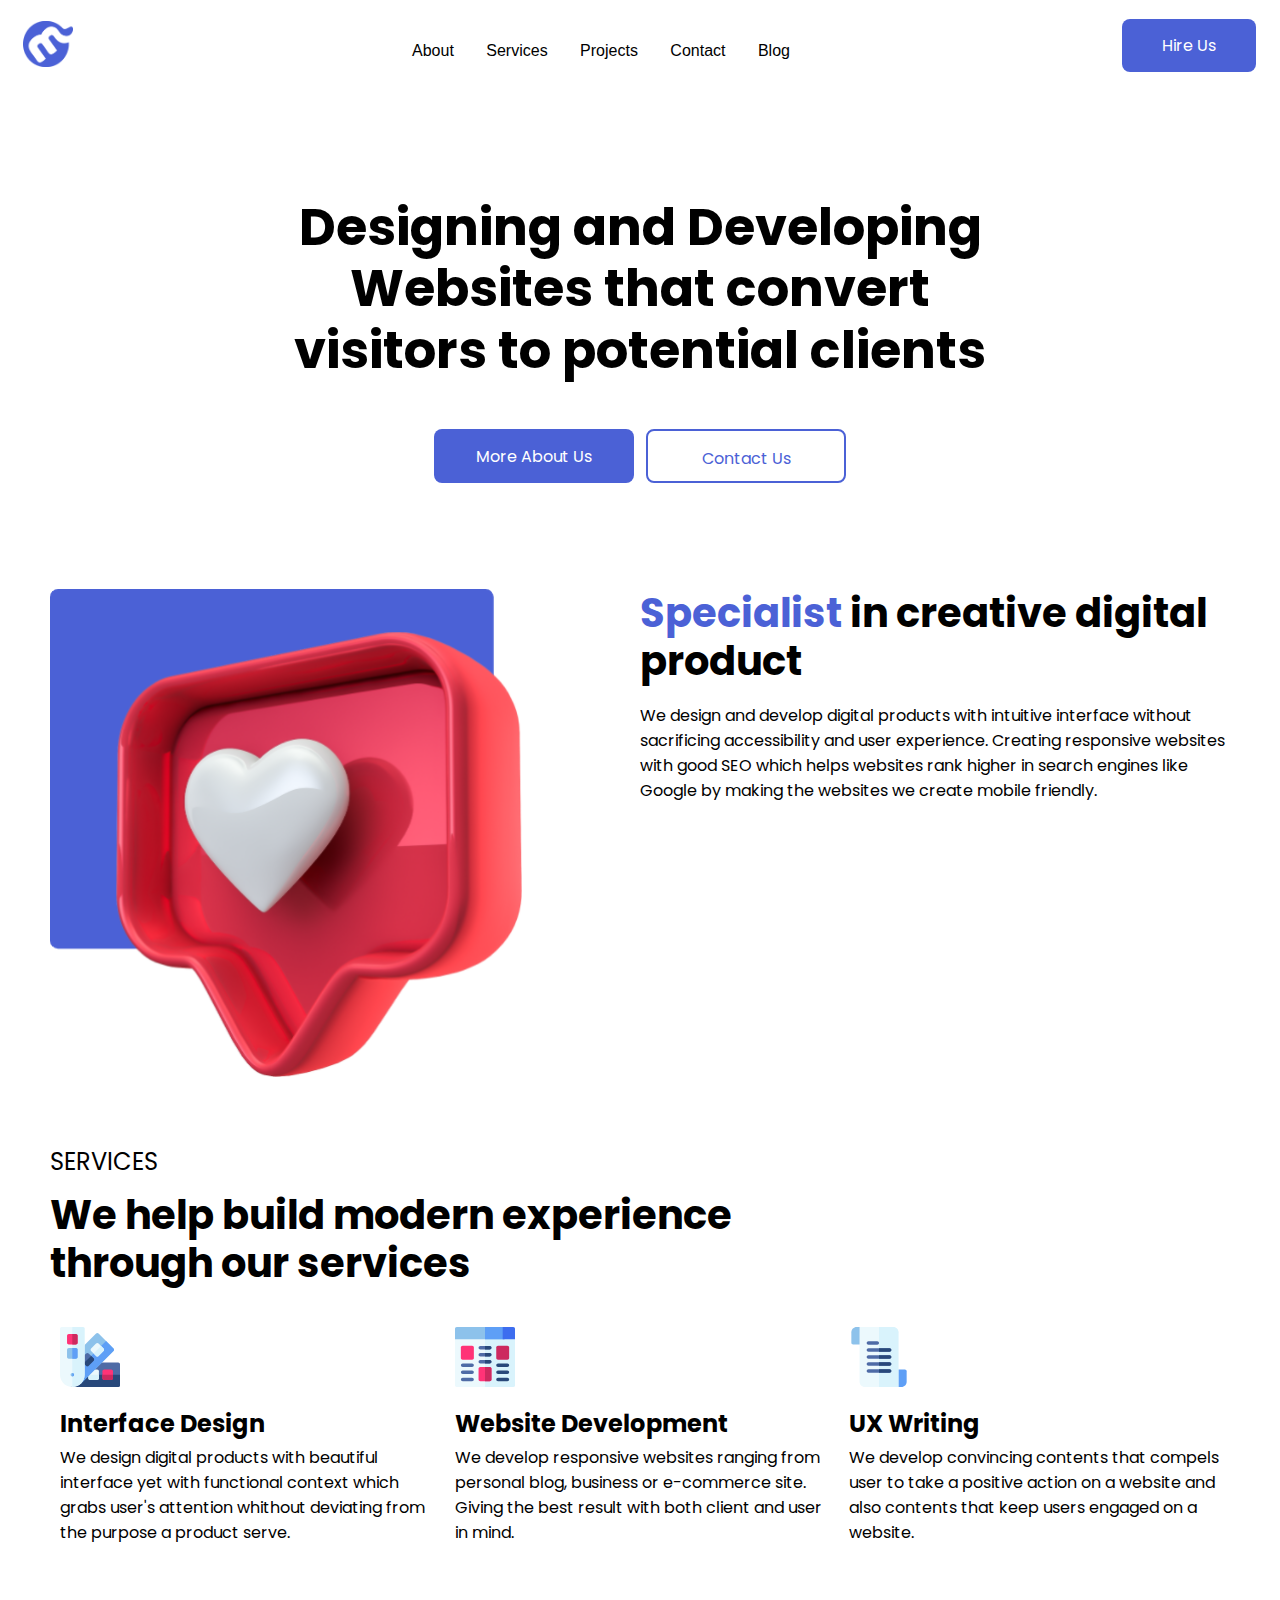
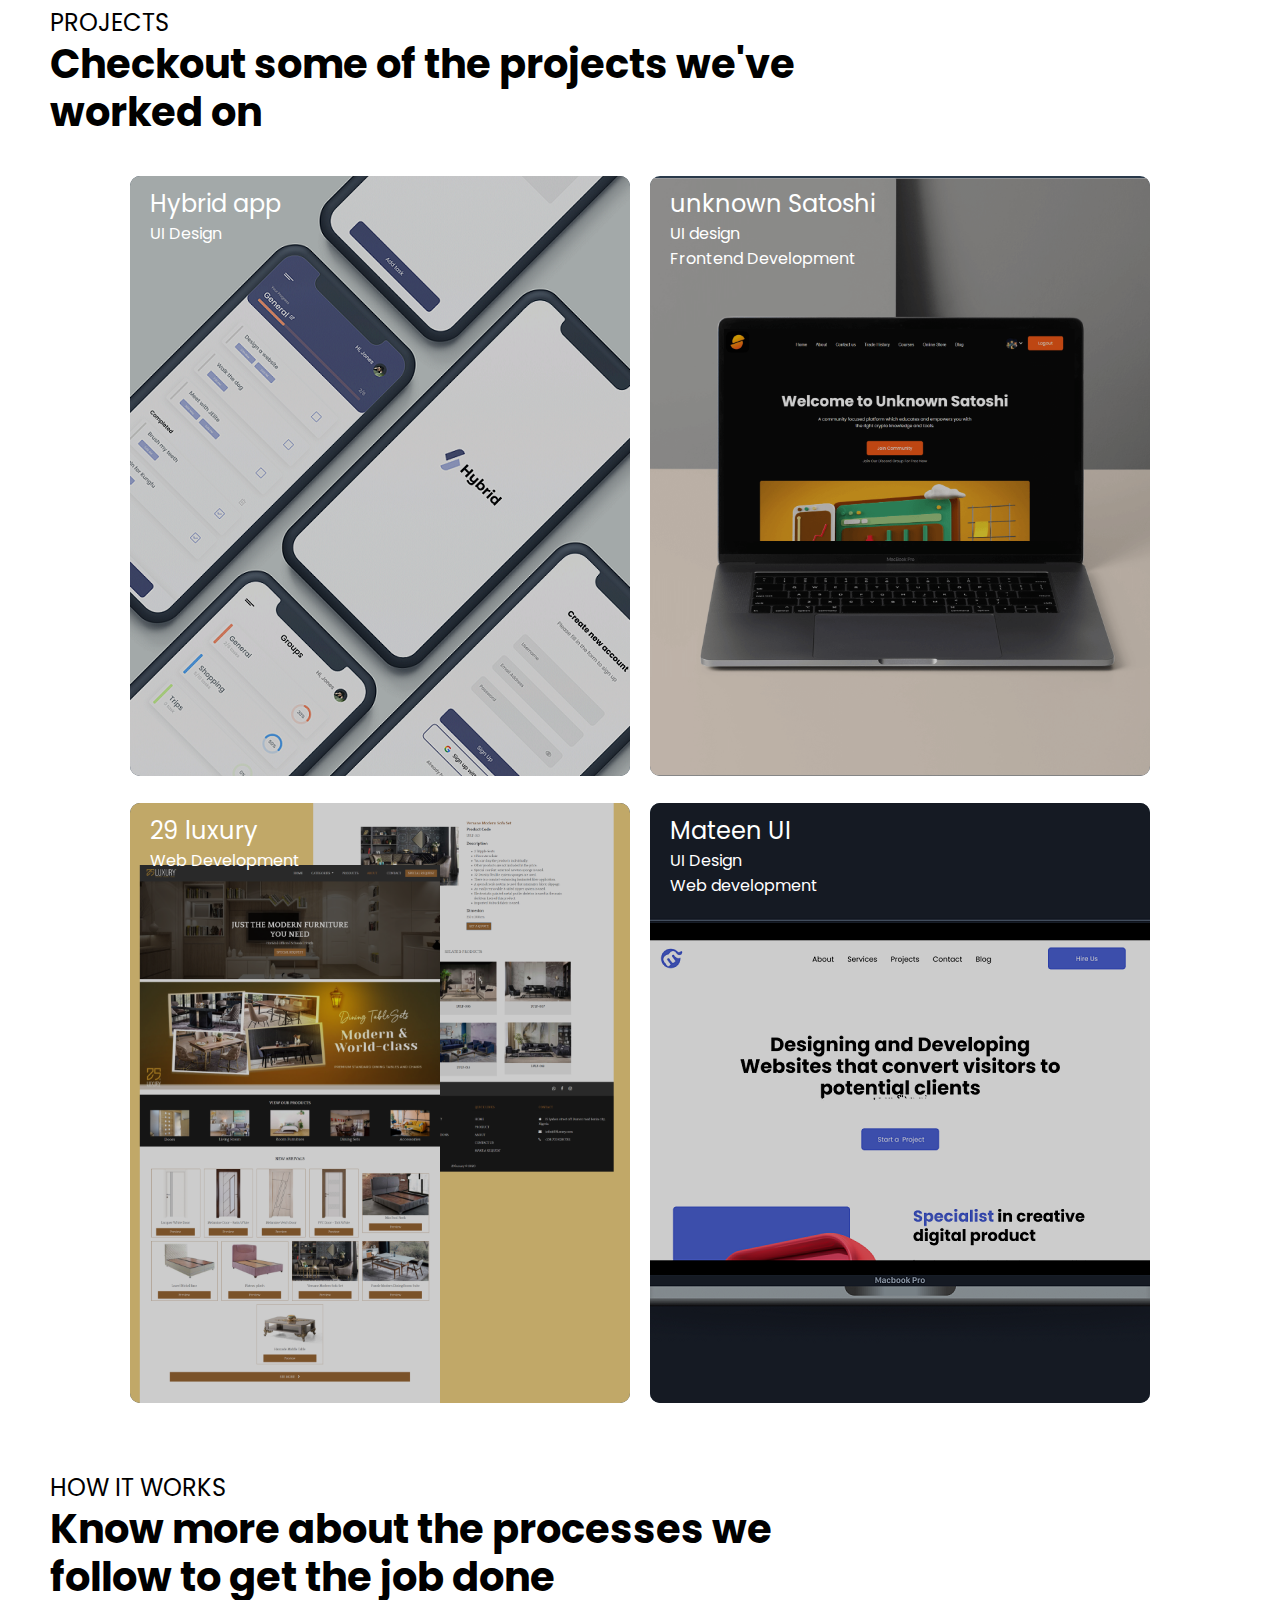
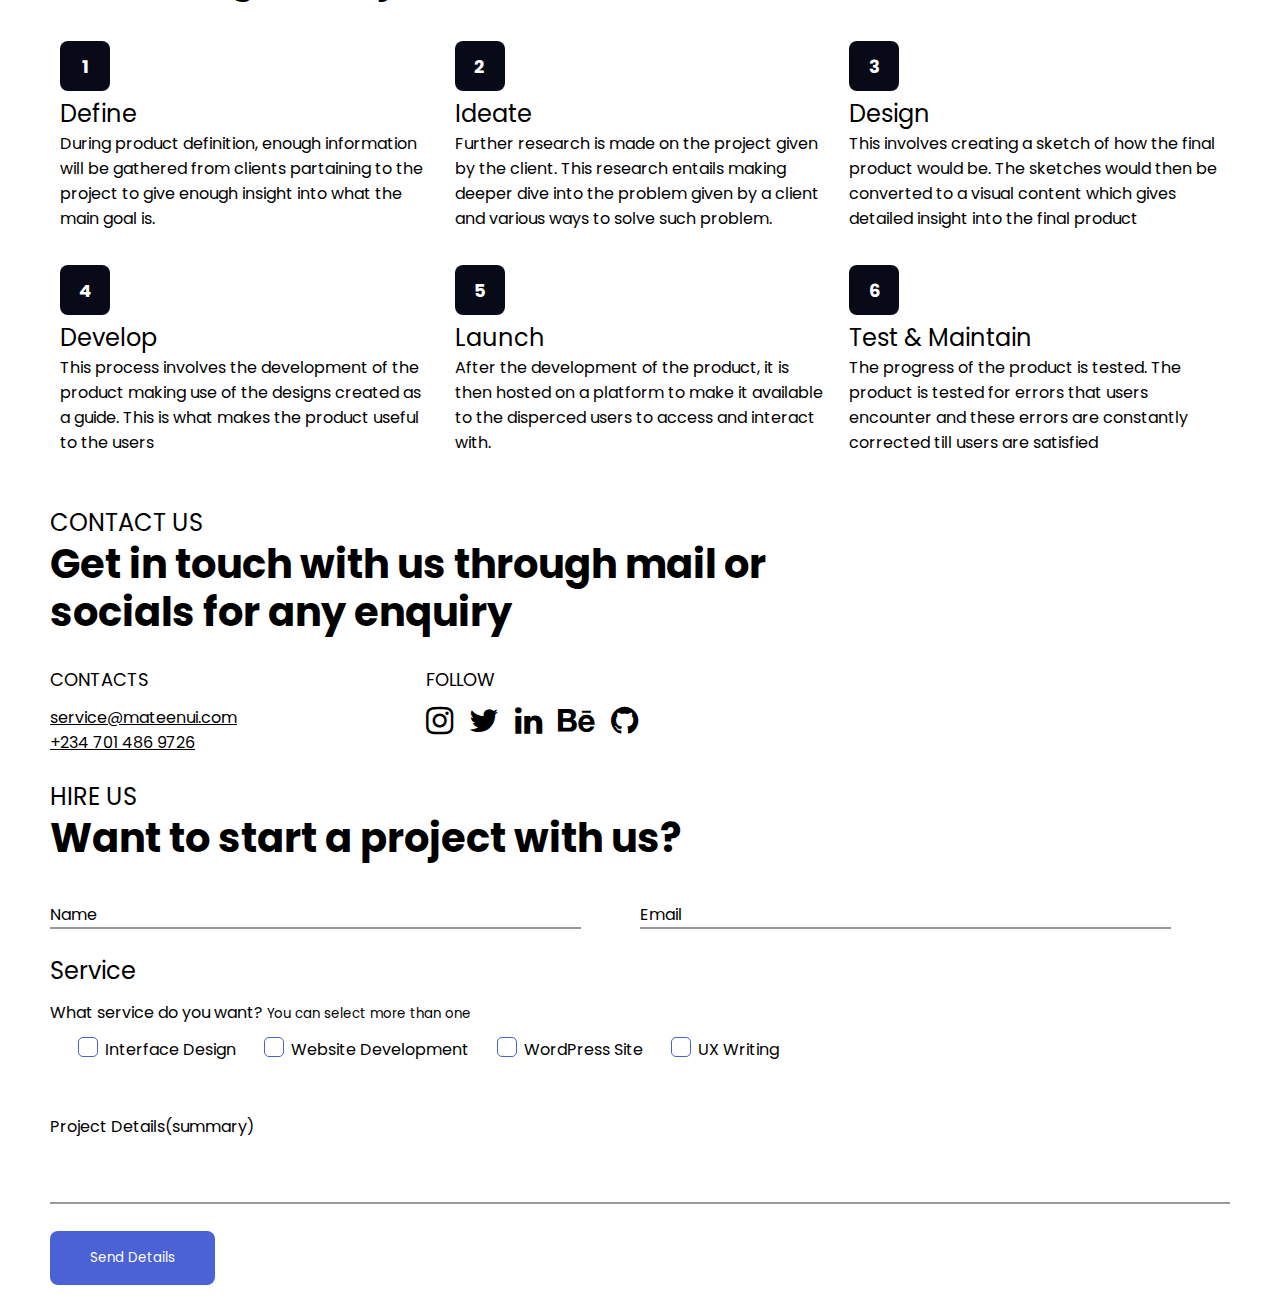
<file: index.html>
<!DOCTYPE html>
<html>

<head>
  <title>MateenUI | Designing and Developing websites that converts</title>
  <!--Custom Stylesheet-->
  <link rel="stylesheet" type="text/css" href="assets/css/style.css">

  <!--Google font CDN-->
  <link rel="preconnect" href="https://fonts.gstatic.com">
  <link href="https://fonts.googleapis.com/css2?family=Poppins:ital,wght@0,500;0,600;0,700;1,400&display=swap"
    rel="stylesheet">

  <!--Fontaweone CDN-->
  <link rel="stylesheet" href="https://stackpath.bootstrapcdn.com/font-awesome/4.7.0/css/font-awesome.min.css">

  <!--meta data-->
  <meta charset="utf-8" />
  <meta name="description" content="">
  <!--Favicon-->
  <link rel="icon" href="assets/images/favicon.png">
  <meta name="viewport" content="width=device-width, initial-scale=1" />
</head>

<body>
  <header class="banner-wrapper">

    <div class="navbar">
      <div class="navbar__Link navbar__Link-brand">
        <a href="index.html" class="index-link">
          <img src="assets/images/logo.png" class="navbar-logo" alt="website's logo">
        </a>
      </div>

      <div class="navbar__Link navbar__Link-toggle">
        <i class="fa fa-bars"></i>
      </div>

      <nav class="navbar__Items">
        <ul>
          <li class="navbar__Link">
            <a class="nav-link" href="about.html">About</a>
          </li>
          <li class="navbar__Link">
            <a class="nav-link" href="service.html">Services</a>
          </li>
          <li class="navbar__Link">
            <a class="nav-link" href="index.html#project-section">Projects</a>
          </li>
          <li class="navbar__Link">
            <a class="nav-link" href="contact.html">
              Contact</a>
          </li>
          <li class="navbar__Link">
            <a class="nav-link" href="#">
              Blog</a>
          </li>
        </ul>
      </nav>
      <nav class="navbar__Items navbar__Items--right">
        <div class="navbar__Link">
          <a class="btn hire-btn" href="contact.html">Hire Us</a>
        </div>
      </nav>
    </div>


    <br>
    <section class="hero-section">
      <div class="hero-section__title">
        <h1>Designing and Developing Websites that convert visitors to potential clients</h1>
      </div>
      <div class="btn-group">
        <a class="btn about-btn" href="about.html">More About Us</a></button>
        <a class="btn about-btn outline-btn" href="contact.html">Contact Us</a></button>
      </div>
    </section>
  </header>

  <div class="padding-wrapper">
    <div class="about-section">
      <div class="about-section__image">
        <img src="assets/images/about-img_1.png" alt="about section image">
      </div>
      <div class="about-section__description">
        <h2><span>Specialist</span> in creative digital product</h2>
        <p>We design and develop digital products with intuitive interface without sacrificing accessibility and user
          experience. Creating responsive websites with good SEO which helps websites rank higher in search engines like
          Google by making the websites we create mobile friendly.</p>
      </div>
    </div>

    <div class="service-section" id="service-section">
      <header>
        <h4>SERVICES</h4>
        <h2>We help build modern experience through our services</h2>
      </header>
      <div class="service-section__container">
        <div class="service-section__item">
          <img src="assets/icons/interface-design.svg" alt="" class="service-section_icon">
          <h4>Interface Design</h4>
          <p>We design digital products with beautiful interface yet with functional context which grabs user's
            attention whithout deviating from the purpose a product serve.
          </p>
        </div>

        <div class="service-section__item">
          <img src="assets/icons/layout.svg" alt="" class="service-section_icon">
          <h4>Website Development</h4>
          <p>We develop responsive websites ranging from personal blog, business or e-commerce site. Giving the best
            result with both client and user in mind.
          </p>
        </div>

        <div class="service-section__item">
          <img src="assets/icons/copyright.svg" alt="" class="service-section_icon">
          <h4>UX Writing</h4>
          <p>We develop convincing contents that compels user to take a positive action on a website and also contents
            that keep users engaged on a website.
          </p>
        </div>
      </div>
    </div>


    <div class="project-section" id="project-section">
      <header>
        <h4>PROJECTS</h4>
        <h2>Checkout some of the projects we've worked on</h2>
      </header>
      <div class="projects-wrapper">
        <div class="mockup-container">
          <a href="case-study/hybrid-app.html">
            <img src="assets/images/hybrid.png" alt="Image cover for hybrid app"
              class="mockup-container__image image-contain">
            <div class="mockup-container__text">
              <h4>Hybrid app</h4>
              <p>UI Design</p>
            </div>
          </a>
        </div>

        <div class="mockup-container">
          <a href="https://unknownsatoshi.com">
            <img src="assets/images/unknwnsatoshi.png" alt="mockup image of unknownsatoshi"
              class="mockup-container__image image-contain">
            <div class="mockup-container__text">
              <h4>unknown Satoshi</h4>
              <p>UI design <br> Frontend Development</p>
            </div>
          </a>
        </div>

        <div class="mockup-container">
          <a href="https://29luxury.com">
            <img src="assets/images/lux.png" alt="29 luxury" class="mockup-container__image image-contain">
            <div class="mockup-container__text">
              <h4>29 luxury</h4>
              <p>Web Development</p>
            </div>
          </a>
        </div>

        <div class="mockup-container">
          <a href="https://mateen-ui.vercel.app">
            <img src="assets/images/mateen.png" alt="image poster for mateen ui"
              class="mockup-container__image image-contain">
            <div class="mockup-container__text">
              <h4>Mateen UI</h4>
              <p>UI Design<br>Web development</p>
            </div>
          </a>
        </div>


      </div>


      <div class="process-section">
        <header>
          <h4>HOW IT WORKS</h4>
          <h2>Know more about the processes we follow to get the job done</h2>
        </header>

        <div class="process-wrapper">
          <div class="process-section__items">
            <h4><span>1</span></h4>
            <h4>Define</h4>
            <p>During product definition, enough information will be gathered from clients partaining to the project to
              give enough insight into what the main goal is.</p>
          </div>
          <div class="process-section__items">
            <h4><span>2</span></h4>
            <h4>Ideate</h4>
            <p>Further research is made on the project given by the client. This research entails making deeper dive
              into the problem given by a client and various ways to solve such problem.</p>
          </div>
          <div class="process-section__items">
            <h4><span>3</span></h4>
            <h4>Design</h4>
            <p>This involves creating a sketch of how the final product would be. The sketches would then be converted
              to a visual content which gives detailed insight into the final product</p>
          </div>
          <div class="process-section__items">
            <h4><span>4</span></h4>
            <h4>Develop</h4>
            <p>This process involves the development of the product making use of the designs created as a guide. This
              is what makes the product useful to the users</p>
          </div>
          <div class="process-section__items">
            <h4><span>5</span></h4>
            <h4>Launch</h4>
            <p>After the development of the product, it is then hosted on a platform to make it available to the
              disperced users to access and interact with.</p>
          </div>
          <div class="process-section__items">
            <h4><span>6</span></h4>
            <h4>Test & Maintain</h4>
            <p>The progress of the product is tested. The product is tested for errors that users encounter and these
              errors are constantly corrected till users are satisfied</p>
          </div>
        </div>
      </div>


      <div class="contact-section">

        <header>
          <h4>CONTACT US</h4>
          <h2>Get in touch with us through mail or socials for any enquiry</h2>
        </header>
        <div class="contact-section__external">
          <section class="email-contact">
            <h5>CONTACTS</h5>
            <a href="mailto:service@mateenui.com">service@mateenui.com</a><br>
            <a href="tel:+234 701 486 9726">+234 701 486 9726</a>
          </section>
          <section class="socials-contact">
            <h5>FOLLOW</h5>
            <a href="https://www.instagram.com/mateen.ui/"><i class="social-icons fa fa-instagram"></i></a>
            <a href="https://twitter.com/mateenUI"><i class="social-icons fa fa-twitter"></i></a>
            <a href="https://www.linkedin.com/in/mateen-gbadamosi-78327b1b3/"><i class="social-icons fa fa-linkedin"></i></a>
            <a href="https://www.behance.net/gbadamosimateen"><i class="social-icons fa fa-behance"></i></a>
            <a href="https://www.github.com/matmaxgraphics"><i class="social-icons fa fa-github"></i></a>
          </section>
        </div>
        <div class="hire_us-section">
          <header>
            <h4>HIRE US</h4>
            <h2>Want to start a project with us?</h2>
          </header>
          <div class="auth-content">
            <form action="submit.php" method="post">
              <div class="input-field__top">
                <div class="input-field input-field__name">
                  <input type="text" name="nameHASHED" required=""><label>Name</label>
                </div>
                <div class="input-field input-field__email">
                  <input type="email" name="emailHASHED" required=""><label>Email</label>
                </div>
              </div>
              <div class="services-listing">
                <h4>Service</h4>
                <p>What service do you want? <small>You can select more than one</small></p>
                <div>
                  <label class="container">Interface Design
                    <input type="checkbox" name="ui-design" value="ui-design">
                    <span class="checkmark"></span>

                  </label>
                  <label class="container">Website Development
                    <input type="checkbox" name="development" value="development">
                    <span class="checkmark"></span>
                  </label>
                  <label class="container">WordPress Site
                    <input type="checkbox" name="wordpress" value="wordpress">
                    <span class="checkmark"></span>
                  </label>
                  <label class="container">UX Writing
                    <input type="checkbox" name="ux-writing" value="ux-writing">
                    <span class="checkmark"></span>
                  </label>
                </div>
              </div>
              <div class="input-field textarea-input">
                <textarea name="messageHASHED" required=""></textarea><label>Project Details(summary)</label>
              </div>
              <button type="submit" name="submit-btn" class="btn">Send Details</button>

            </form>

          </div>

        </div>
      </div>
    </div>
    <script src="https://ajax.googleapis.com/ajax/libs/jquery/3.5.1/jquery.min.js"></script>
    <!--Custom script-->
    <script src="assets/js/script.js"></script>
</body>

</html>
</file>
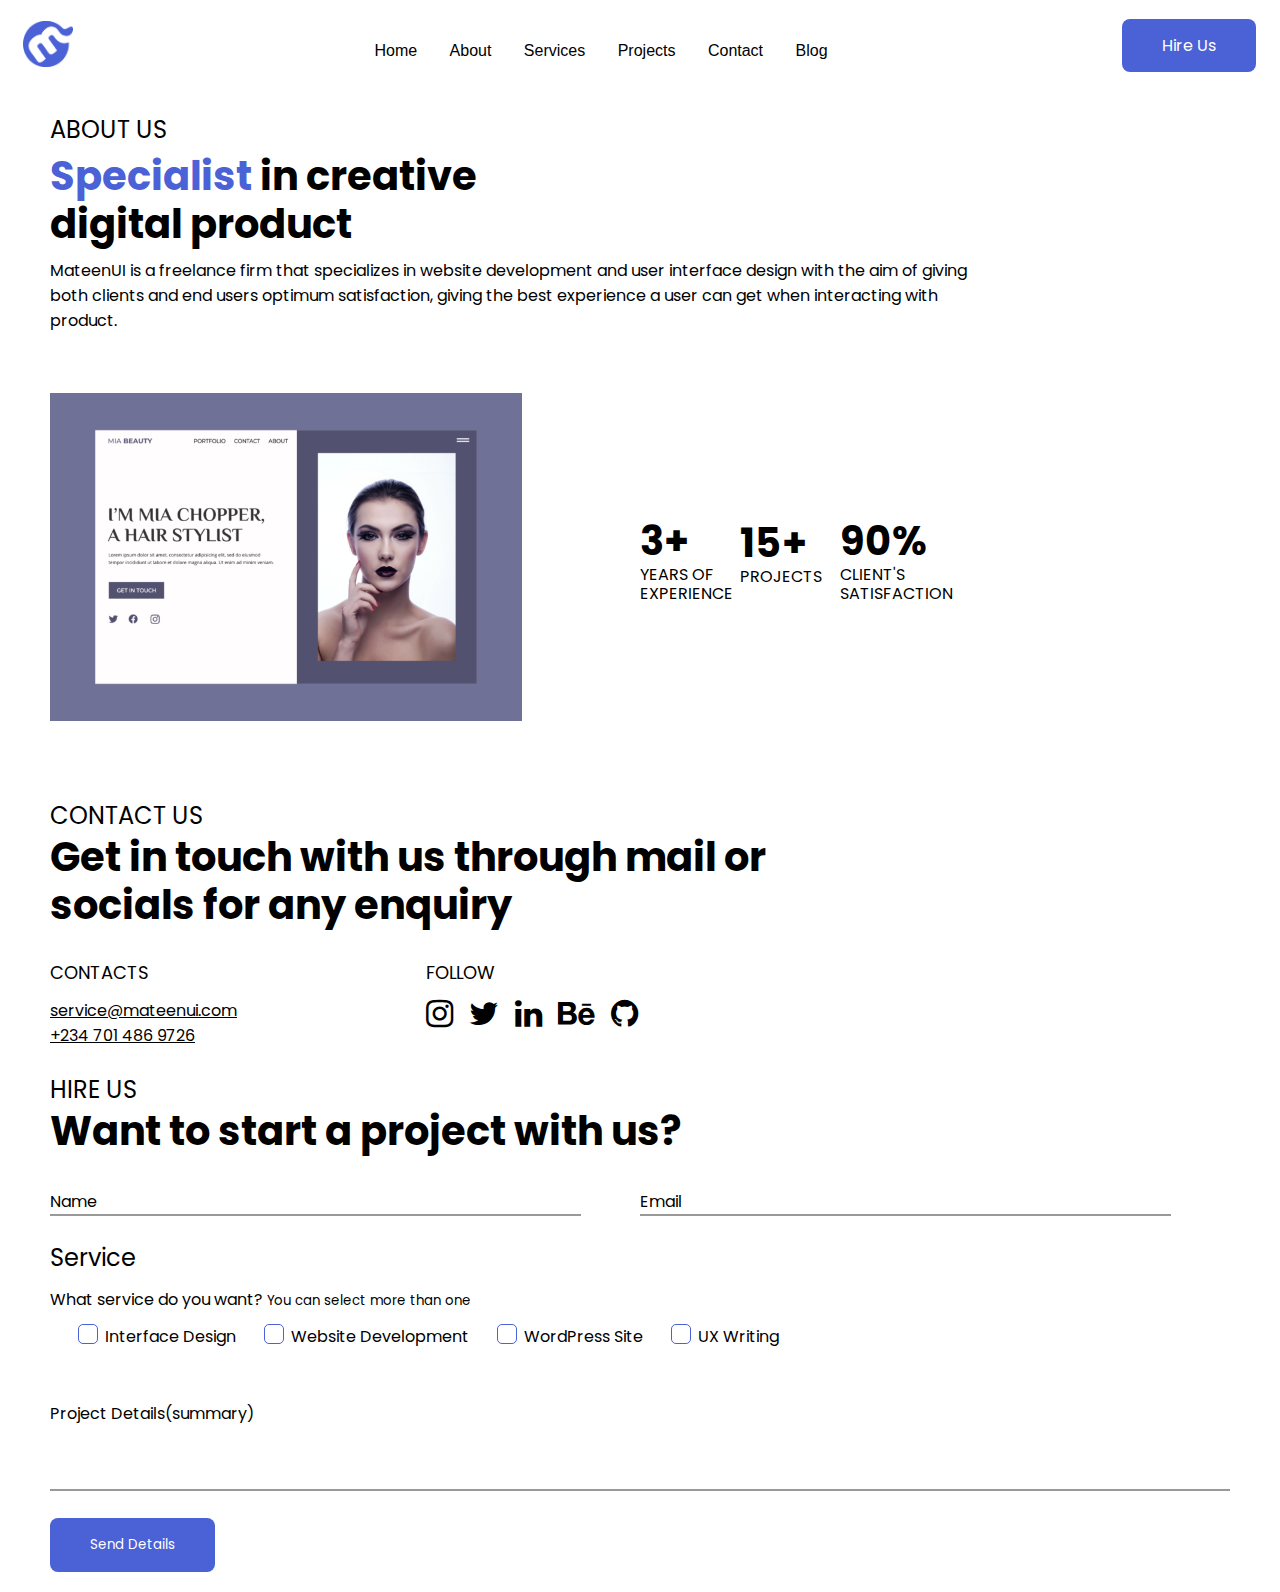
<file: about.html>
<!DOCTYPE html>
<html>

<head>
  <title>MateenUI | Designing and Developing websites that converts</title>
  <!--Custom Stylesheet-->
  <link rel="stylesheet" type="text/css" href="assets/css/style.css">
  <!--Google font CDN-->
  <link rel="preconnect" href="https://fonts.gstatic.com">
  <link href="https://fonts.googleapis.com/css2?family=Poppins:ital,wght@0,500;0,600;0,700;1,400&display=swap"
    rel="stylesheet">

  <!--Fontaweone CDN-->
  <link rel="stylesheet" href="https://stackpath.bootstrapcdn.com/font-awesome/4.7.0/css/font-awesome.min.css">

  <!--meta data-->
  <meta charset="utf-8" />
  <meta name="description" content="">
  <!--Favicon-->
  <link rel="icon" href="assets/images/favicon.png">
  <meta name="viewport" content="width=device-width, initial-scale=1" />
</head>

<body>
  <div class="navbar">
    <div class="navbar__Link navbar__Link-brand">
      <a href="index.html" class="index-link">
        <img src="assets/images/logo.png" class="navbar-logo" alt="website's logo">
      </a>
    </div>

    <div class="navbar__Link navbar__Link-toggle">
      <i class="fa fa-bars"></i>
    </div>

    <nav class="navbar__Items">
      <ul>
        <li class="navbar__Link">
          <a class="nav-link" href="index.html">Home</a>
        </li>
        <li class="navbar__Link">
          <a class="nav-link" href="about.html">About</a>
        </li>
        <li class="navbar__Link">
          <a class="nav-link" href="service.html">Services</a>
        </li>
        <li class="navbar__Link">
          <a class="nav-link" href="index.html#project-section">Projects</a>
        </li>
        <li class="navbar__Link">
          <a class="nav-link" href="contact.html">
            Contact</a>
        </li>
        <li class="navbar__Link">
          <a class="nav-link" href="#">
            Blog</a>
        </li>
      </ul>
    </nav>
    <nav class="navbar__Items navbar__Items--right">
      <div class="navbar__Link">
        <a class="btn hire-btn" href="contact.html">Hire Us</a>
      </div>
    </nav>
  </div>
  <div class="padding-wrapper">
    <div class="about-page__wrapper hero-section-margin">

      <header class="about-header__section">
        <h4>ABOUT US</h4>
        <h2><span>Specialist</span> in creative digital product</h2>
        <p>MateenUI is a freelance firm that specializes in website development and user interface design with the aim
          of giving both clients and end users optimum satisfaction, giving the best experience a user can get when
          interacting with product.</p>
      </header>
      <div class="showcase-section">
        <div class="showcase-section__image">
          <img src="assets/images/about-img_2.png" alt="about section image">
        </div>
        <div class="showcase-section__description">
          <header class="text-group">
            <h2>3+</h2>
            <p>YEARS OF EXPERIENCE</p>
          </header>
          <header class="text-group__exception">
            <h2>15+</h2>
            <p>PROJECTS</p>
          </header>
          <header class="text-group">
            <h2>90%</h2>
            <p>CLIENT'S SATISFACTION</p>
          </header>
        </div>
      </div>

      <div class="contact-section">

        <header class="about-contact__header">
          <h4>CONTACT US</h4>
          <h2>Get in touch with us through mail or socials for any enquiry</h2>
        </header>
        <div class="contact-section__external">
          <section class="email-contact">
            <h5>CONTACTS</h5>
            <a href="mailto:service@mateenui.com">service@mateenui.com</a><br>
            <a href="tel:+234 701 486 9726">+234 701 486 9726</a>
          </section>
          <section class="socials-contact">
            <h5>FOLLOW</h5>
            <a href="https://www.instagram.com/mateen.ui/"><i class="social-icons fa fa-instagram"></i></a>
            <a href="https://twitter.com/mateenUI"><i class="social-icons fa fa-twitter"></i></a>
            <a href="https://www.linkedin.com/in/mateen-gbadamosi-78327b1b3/"><i
                class="social-icons fa fa-linkedin"></i></a>
            <a href="https://www.behance.net/gbadamosimateen"><i class="social-icons fa fa-behance"></i></a>
            <a href="https://www.github.com/matmaxgraphics"><i class="social-icons fa fa-github"></i></a>
          </section>
        </div>
        <div class="hire_us-section">
          <header class="hire-us__header">
            <h4>HIRE US</h4>
            <h2>Want to start a project with us?</h2>
          </header>
          <div class="auth-content">
            <form action="index.html" method="get">
              <div class="input-field__top">
                <div class="input-field input-field__name">
                  <input type="text" name="nameHASHED" required=""><label>Name</label>
                </div>
                <div class="input-field input-field__email">
                  <input type="email" name="emailHASHED" required=""><label>Email</label>
                </div>
              </div>
              <div class="services-listing">
                <h4>Service</h4>
                <p>What service do you want? <small>You can select more than one</small></p>
                <div>
                  <label class="container">Interface Design
                    <input type="checkbox" name="ui-design" value="ui-design">
                    <span class="checkmark"></span>
                  </label>
                  <label class="container">Website Development
                    <input type="checkbox" name="development" value="development">
                    <span class="checkmark"></span>
                  </label>
                  <label class="container">WordPress Site
                    <input type="checkbox" name="wordpress" value="wordpress">
                    <span class="checkmark"></span>
                  </label>
                  <label class="container">UX Writing
                    <input type="checkbox" name="ux-writing" value="ux-writing">
                    <span class="checkmark"></span>
                  </label>
                </div>
              </div>
              <div class="input-field textarea-input">
                <textarea name="messageHASHED" required=""></textarea><label>Project Details(summary)</label>
              </div>
              <button type="submit" name="submit-btn" class="btn margin-bottom">Send Details</button>

            </form>

          </div>

        </div>
      </div>
    </div>
  </div>

  <script src="https://ajax.googleapis.com/ajax/libs/jquery/3.5.1/jquery.min.js"></script>
  <!--Custom script-->
  <script src="assets/js/script.js"></script>
</body>

</html>
</file>
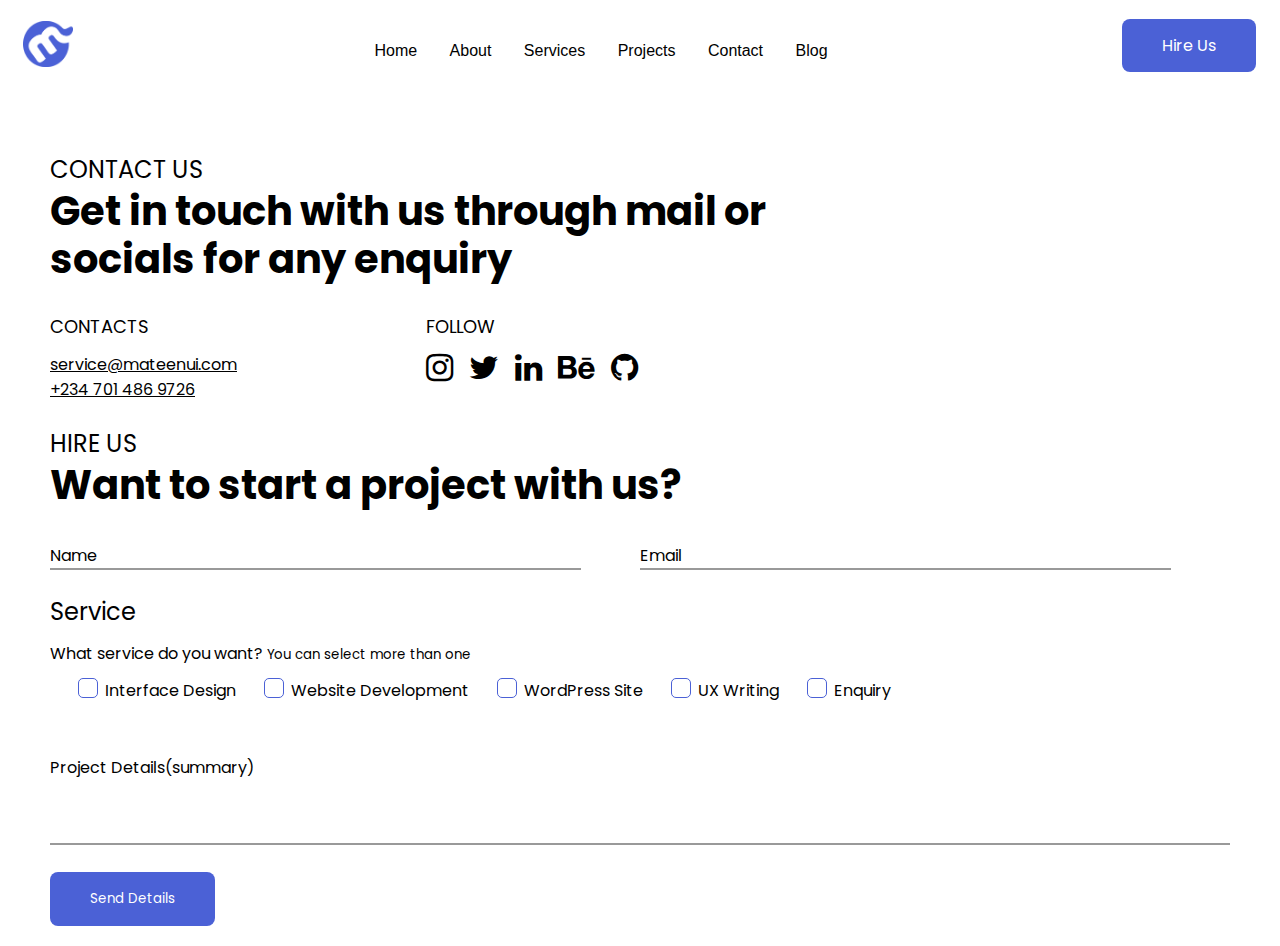
<file: contact.html>
<!DOCTYPE html>
<html>

<head>
  <title>MateenUI | Contact Us for enquiry or project</title>
  <!--Custom Stylesheet-->
  <link rel="stylesheet" type="text/css" href="assets/css/style.css">
  <!--Google font CDN-->
  <link rel="preconnect" href="https://fonts.gstatic.com">
  <link href="https://fonts.googleapis.com/css2?family=Poppins:ital,wght@0,500;0,600;0,700;1,400&display=swap"
    rel="stylesheet">

  <!--Fontaweone CDN-->
  <link rel="stylesheet" href="https://stackpath.bootstrapcdn.com/font-awesome/4.7.0/css/font-awesome.min.css">

  <!--meta data-->
  <meta charset="utf-8" />
  <meta name="description" content="">
  <!--Favicon-->
  <link rel="icon" href="assets/images/favicon.png">
  <meta name="viewport" content="width=device-width, initial-scale=1" />
</head>

<body>
  <div class="navbar">
    <div class="navbar__Link navbar__Link-brand">
      <a href="index.html" class="index-link">
        <img src="assets/images/logo.png" class="navbar-logo" alt="website's logo">
      </a>
    </div>

    <div class="navbar__Link navbar__Link-toggle">
      <i class="fa fa-bars"></i>
    </div>

    <nav class="navbar__Items">
      <ul>
        <li class="navbar__Link">
          <a class="nav-link" href="index.html">Home</a>
        </li>
        <li class="navbar__Link">
          <a class="nav-link" href="about.html">About</a>
        </li>
        <li class="navbar__Link">
          <a class="nav-link" href="service.html">Services</a>
        </li>
        <li class="navbar__Link">
          <a class="nav-link" href="index.html#project-section">Projects</a>
        </li>
        <li class="navbar__Link">
          <a class="nav-link" href="contact.html">
            Contact</a>
        </li>
        <li class="navbar__Link">
          <a class="nav-link" href="#">
            Blog</a>
        </li>
      </ul>
    </nav>
    <nav class="navbar__Items navbar__Items--right">
      <div class="navbar__Link">
        <a class="btn hire-btn" href="contact.html">Hire Us</a>
      </div>
    </nav>
  </div>
  <div class="padding-wrapper">

    <div class="contact-section hero-section-margin">

      <header class="about-contact__header">
        <h4>CONTACT US</h4>
        <h2>Get in touch with us through mail or socials for any enquiry</h2>
      </header>
      <div class="contact-section__external">
        <section class="email-contact">
          <h5>CONTACTS</h5>
          <a href="mailto:service@mateenui.com">service@mateenui.com</a><br>
          <a href="tel:+234 701 486 9726">+234 701 486 9726</a>
        </section>
        <section class="socials-contact">
          <h5>FOLLOW</h5>
          <a href="https://www.instagram.com/mateen.ui/"><i class="social-icons fa fa-instagram"></i></a>
          <a href="https://twitter.com/mateenUI"><i class="social-icons fa fa-twitter"></i></a>
          <a href="https://www.linkedin.com/in/mateen-gbadamosi-78327b1b3/"><i
              class="social-icons fa fa-linkedin"></i></a>
          <a href="https://www.behance.net/gbadamosimateen"><i class="social-icons fa fa-behance"></i></a>
          <a href="https://www.github.com/matmaxgraphics"><i class="social-icons fa fa-github"></i></a>
        </section>
      </div>
      <div class="hire_us-section">
        <header class="hire-us__header">
          <h4>HIRE US</h4>
          <h2>Want to start a project with us?</h2>
        </header>
        <div class="auth-content">
          <form action="index.html" method="get">
            <div class="input-field__top">
              <div class="input-field input-field__name">
                <input type="text" name="nameHASHED" required=""><label>Name</label>
              </div>
              <div class="input-field input-field__email">
                <input type="email" name="emailHASHED" required=""><label>Email</label>
              </div>
            </div>
            <div class="services-listing">
              <h4>Service</h4>
              <p>What service do you want? <small>You can select more than one</small></p>
              <div>
                <label class="container">Interface Design
                  <input type="checkbox" name="ui-design" value="ui-design">
                  <span class="checkmark"></span>
                </label>
                <label class="container">Website Development
                  <input type="checkbox" name="development" value="development">
                  <span class="checkmark"></span>
                </label>
                <label class="container">WordPress Site
                  <input type="checkbox" name="wordpress" value="wordpress">
                  <span class="checkmark"></span>
                </label>
                <label class="container">UX Writing
                  <input type="checkbox" name="ux-writing" value="ux-writing">
                  <span class="checkmark"></span>
                </label>
                <label class="container">Enquiry
                  <input type="checkbox" name="enquiry" value="enquiry">
                  <span class="checkmark"></span>
                </label>
              </div>
            </div>
            <div class="input-field textarea-input">
              <textarea name="messageHASHED" required=""></textarea><label>Project Details(summary)</label>
            </div>
            <button type="submit" name="submit-btn" class="btn margin-bottom">Send Details</button>

          </form>

        </div>

      </div>
    </div>
  </div>
  </div>

  <script src="https://ajax.googleapis.com/ajax/libs/jquery/3.5.1/jquery.min.js"></script>
  <!--Custom script-->
  <script src="assets/js/script.js"></script>
</body>

</html>
</file>
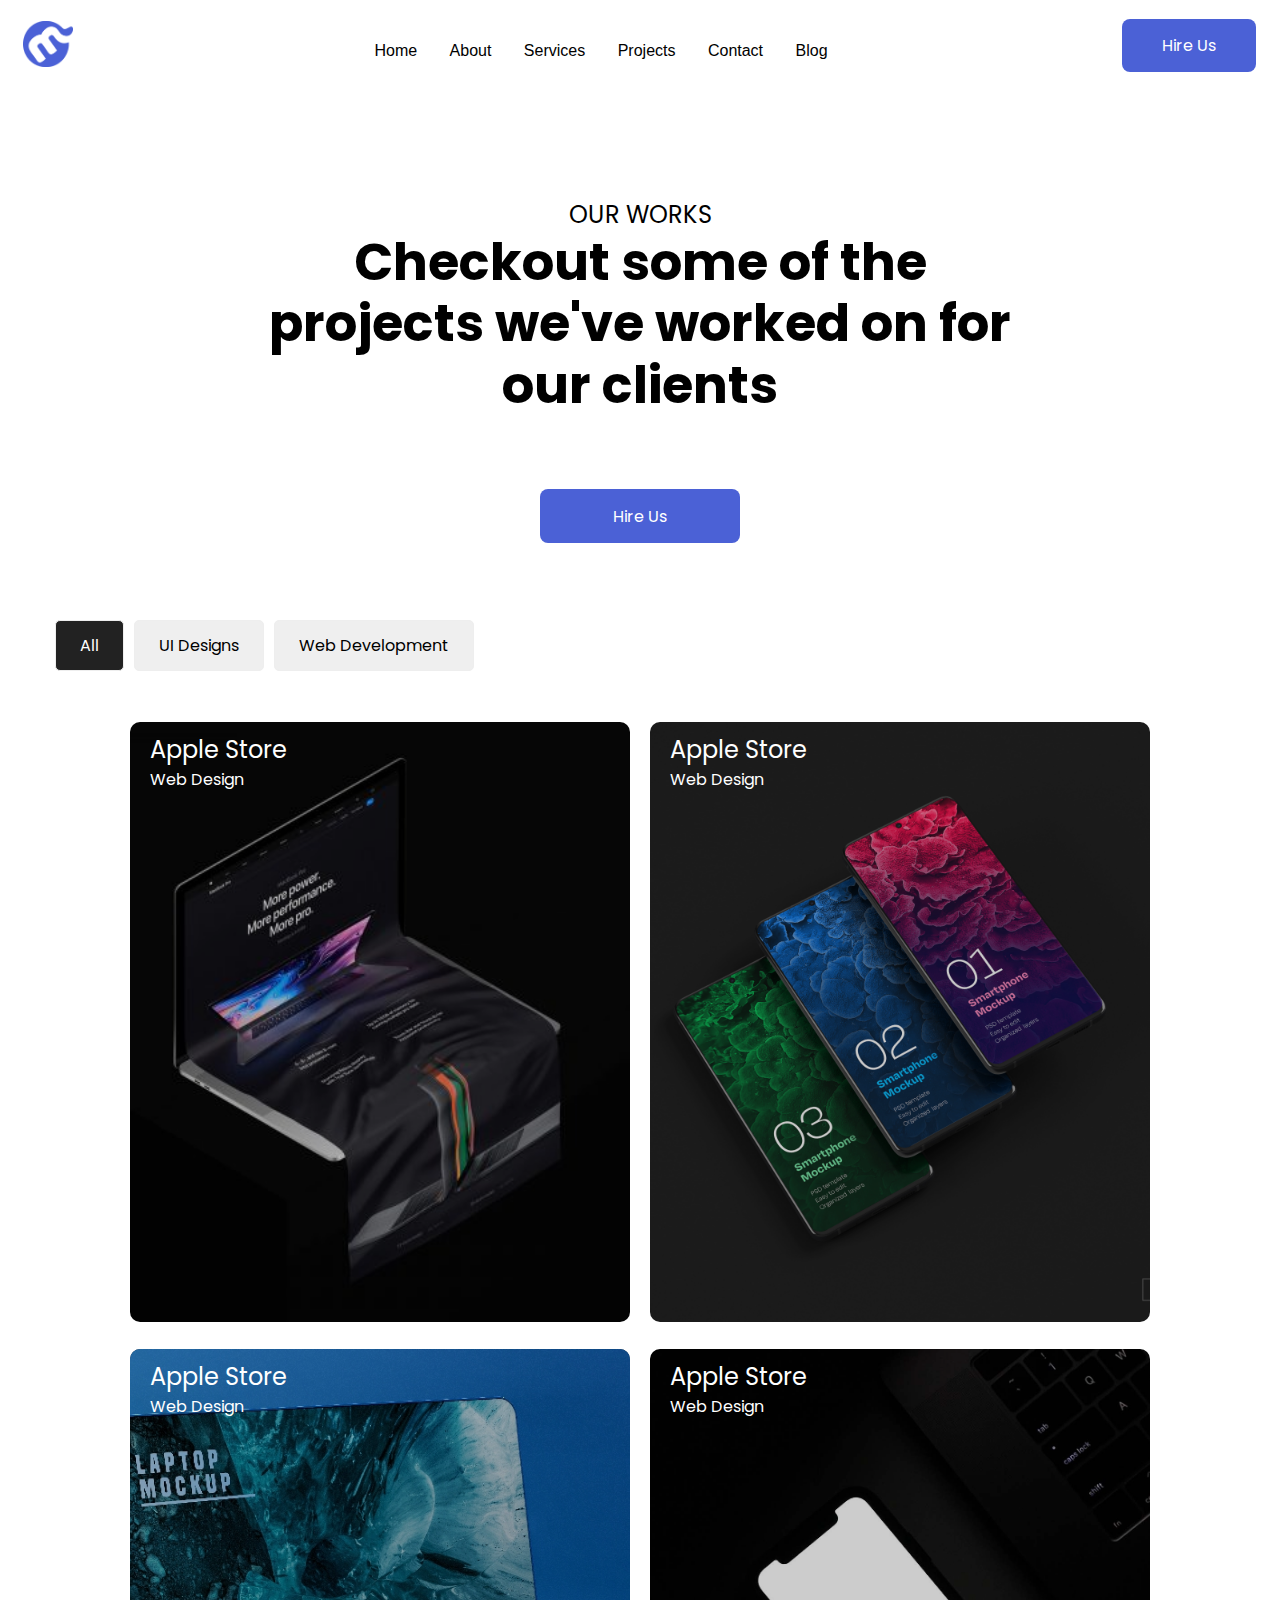
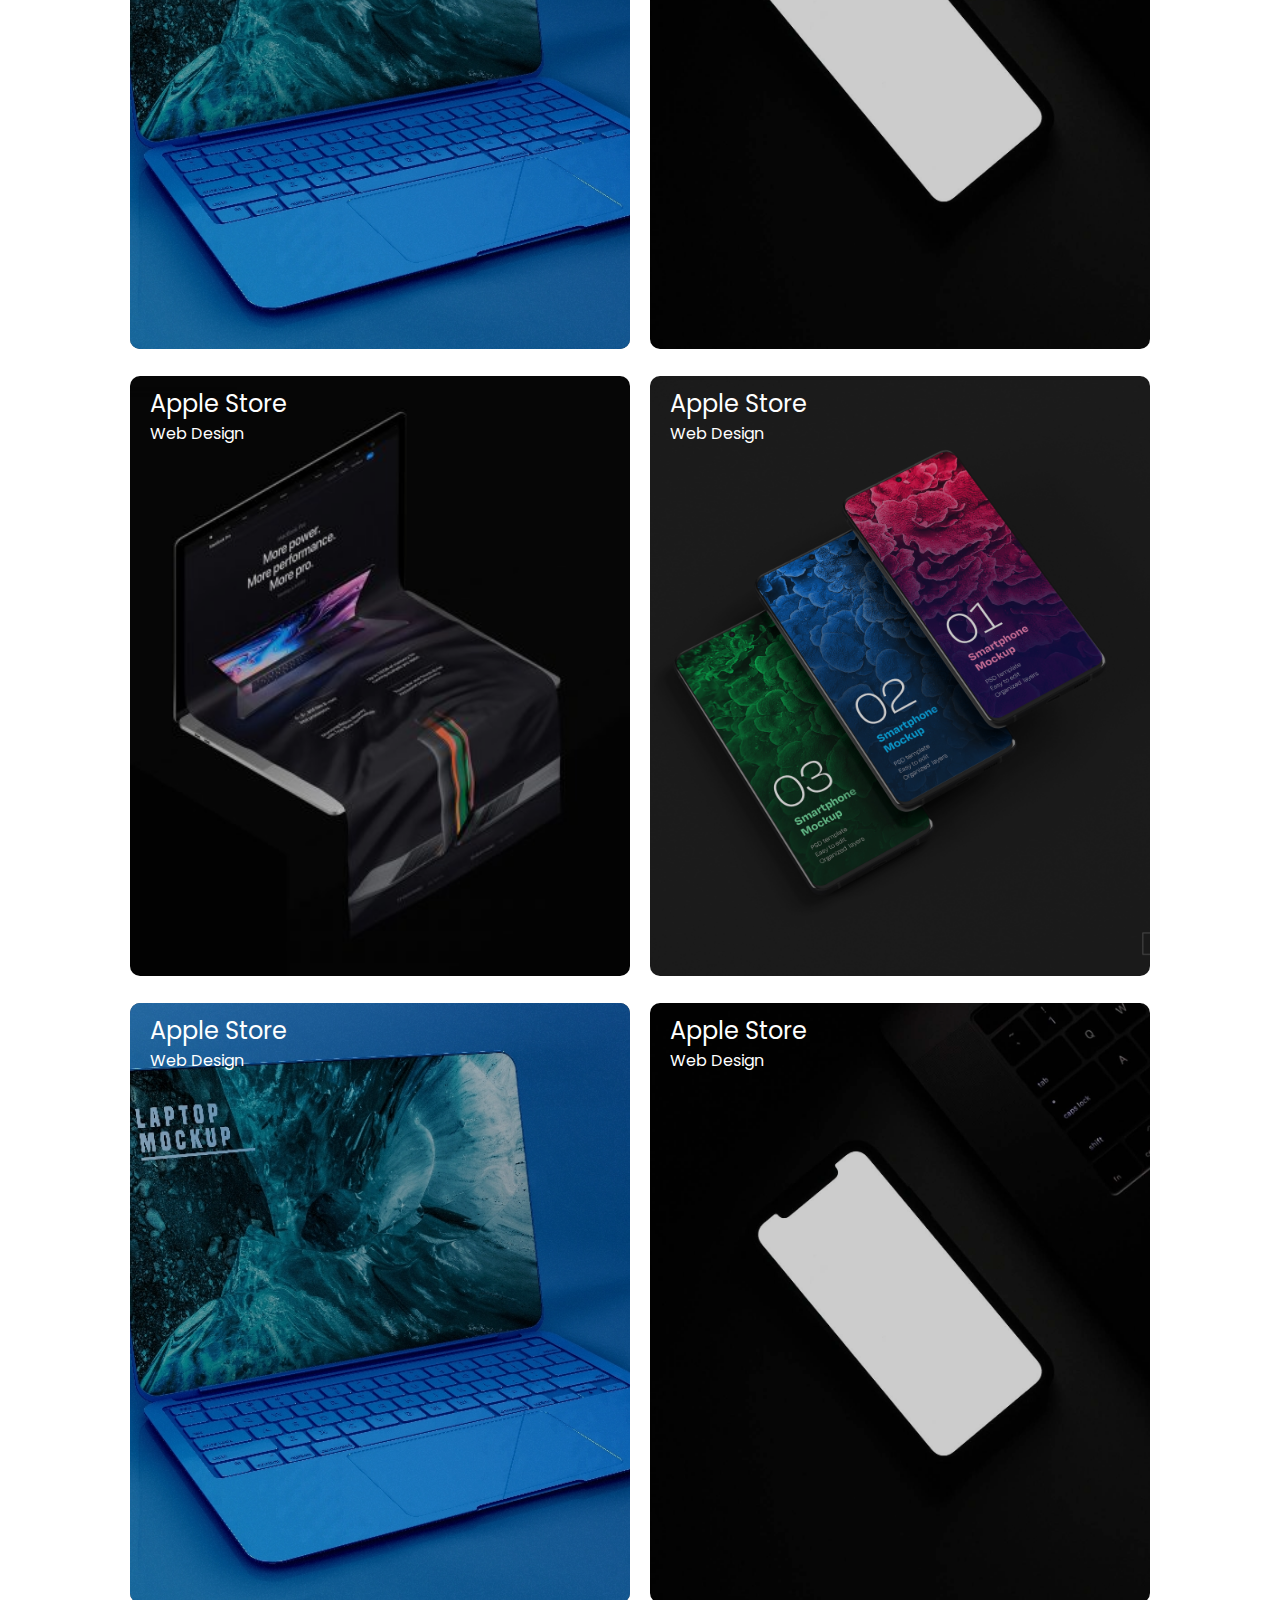
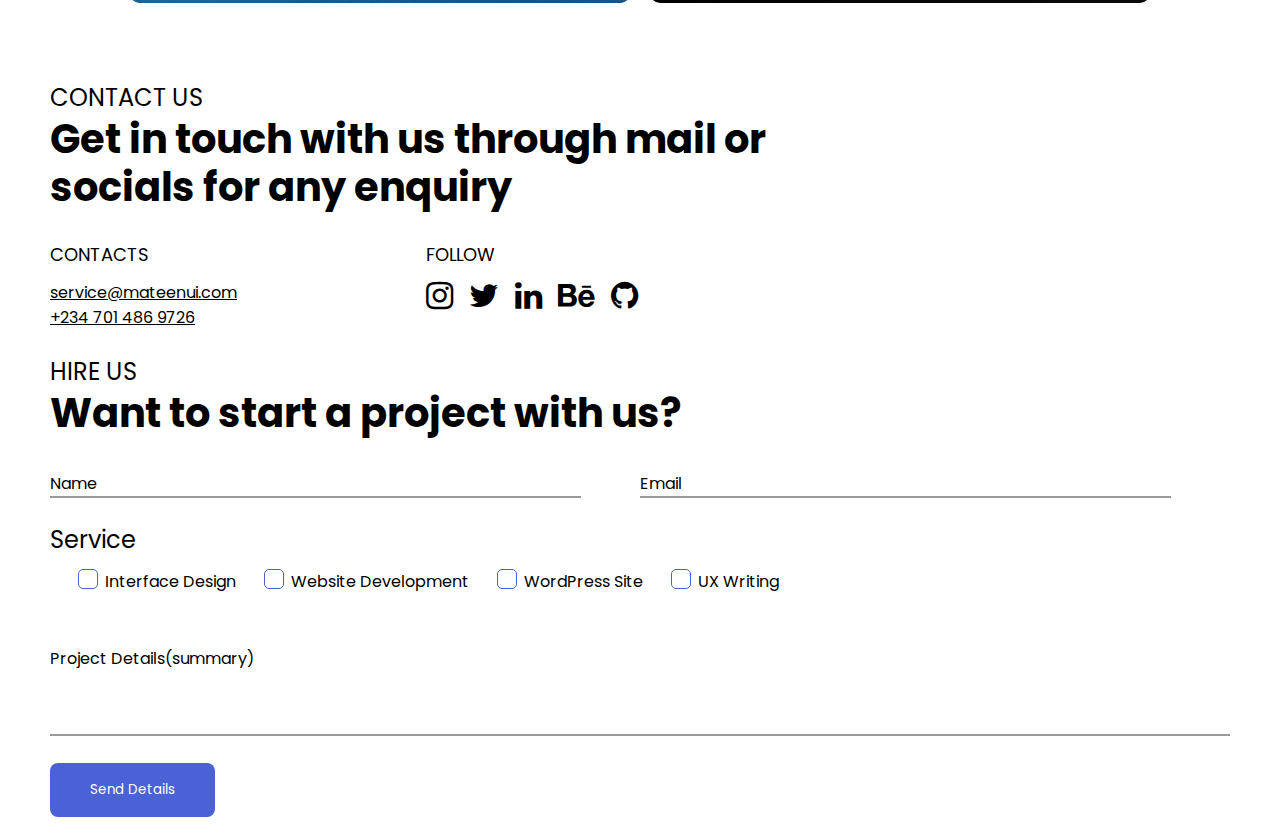
<file: project.html>
<!DOCTYPE html>
<html>

<head>
  <title>MateenUI | Checkout Our Projects</title>
  <!--Custom Stylesheet-->
  <link rel="stylesheet" type="text/css" href="assets/css/style.css">
  <!--Google font CDN-->
  <link rel="preconnect" href="https://fonts.gstatic.com">
  <link href="https://fonts.googleapis.com/css2?family=Poppins:ital,wght@0,500;0,600;0,700;1,400&display=swap"
    rel="stylesheet">

  <!--Fontaweone CDN-->
  <link rel="stylesheet" href="https://stackpath.bootstrapcdn.com/font-awesome/4.7.0/css/font-awesome.min.css">

  <!--meta data-->
  <meta charset="utf-8" />
  <meta name="description" content="">
  <!--Favicon-->
  <link rel="icon" href="assets/images/favicon.png">
  <meta name="viewport" content="width=device-width, initial-scale=1" />
</head>

<body>
  <div class="navbar">
    <div class="navbar__Link navbar__Link-brand">
      <a href="index.html" class="index-link">
        <img src="assets/images/logo.png" class="navbar-logo" alt="website's logo">
      </a>
    </div>

    <div class="navbar__Link navbar__Link-toggle">
      <i class="fa fa-bars"></i>
    </div>

    <nav class="navbar__Items">
      <ul>
        <li class="navbar__Link">
          <a class="nav-link" href="index.html">Home</a>
        </li>
        <li class="navbar__Link">
          <a class="nav-link" href="about.html">About</a>
        </li>
        <li class="navbar__Link">
          <a class="nav-link" href="service.html">Services</a>
        </li>
        <li class="navbar__Link">
          <a class="nav-link" href="project.html">Projects</a>
        </li>
        <li class="navbar__Link">
          <a class="nav-link" href="contact.html">
            Contact</a>
        </li>
        <li class="navbar__Link">
          <a class="nav-link" href="#">
            Blog</a>
        </li>
      </ul>
    </nav>
    <nav class="navbar__Items navbar__Items--right">
      <div class="navbar__Link">
        <a class="btn hire-btn" href="contact.html">Hire Us</a>
      </div>
    </nav>
  </div>

  <br>
  <section class="hero-section">
    <div class="hero-section__title">
      <h4>OUR WORKS</h4>
      <h1>Checkout some of the projects we've worked on for our clients</h1>
    </div>
    <br>
    <a class="btn about-btn" href="about.html">Hire Us</a></button>
  </section>
  <div class="padding-wrapper">
    <section class="project-page__section">
      <ul>
        <li class="list active" data-filter="All">All</li>
        <li class="list" data-filter="ui-designs">UI Designs</li>
        <li class="list" data-filter="web-development">Web Development</li>
      </ul>
      <div class="projects-wrapper">
        <div class="mockup-container itemBox ui-design">
          <a href="#">
            <img src="assets/images/mockup-img_1.jpg" alt="Flying Kites" class="mockup-container__image image-contain">
            <div class="mockup-container__text">
              <h4>Apple Store</h4>
              <p>Web Design</p>
            </div>
          </a>
        </div>

        <div class="mockup-container itemBox web-development">
          <a href="#">
            <img src="assets/images/mockup-img_2.jpg" alt="Flying Kites" class="mockup-container__image image-contain">
            <div class="mockup-container__text">
              <h4>Apple Store</h4>
              <p>Web Design</p>
            </div>
          </a>
        </div>

        <div class="mockup-container itemBox ui-design">
          <a href="#">
            <img src="assets/images/mockup-img_3.jpg" alt="Flying Kites" class="mockup-container__image image-contain">
            <div class="mockup-container__text">
              <h4>Apple Store</h4>
              <p>Web Design</p>
            </div>
          </a>
        </div>

        <div class="mockup-container itemBox web-development">
          <a href="#">
            <img src="assets/images/mockup-img_4.jpg" alt="Flying Kites" class="mockup-container__image image-contain">
            <div class="mockup-container__text">
              <h4>Apple Store</h4>
              <p>Web Design</p>
            </div>
          </a>
        </div>

        <div class="mockup-container itemBox ui-design">
          <a href="#">
            <img src="assets/images/mockup-img_1.jpg" alt="Flying Kites" class="mockup-container__image image-contain">
            <div class="mockup-container__text">
              <h4>Apple Store</h4>
              <p>Web Design</p>
            </div>
          </a>
        </div>

        <div class="mockup-container itemBox web-development">
          <a href="#">
            <img src="assets/images/mockup-img_2.jpg" alt="Flying Kites" class="mockup-container__image image-contain">
            <div class="mockup-container__text">
              <h4>Apple Store</h4>
              <p>Web Design</p>
            </div>
          </a>
        </div>

        <div class="mockup-container itemBox ui-design">
          <a href="#">
            <img src="assets/images/mockup-img_3.jpg" alt="Flying Kites" class="mockup-container__image image-contain">
            <div class="mockup-container__text">
              <h4>Apple Store</h4>
              <p>Web Design</p>
            </div>
          </a>
        </div>

        <div class="mockup-container itemBox web-development">
          <a href="#">
            <img src="assets/images/mockup-img_4.jpg" alt="Flying Kites" class="mockup-container__image image-contain">
            <div class="mockup-container__text">
              <h4>Apple Store</h4>
              <p>Web Design</p>
            </div>
          </a>
        </div>
    </section>
    <div class="contact-section">

      <header class="about-contact__header">
        <h4>CONTACT US</h4>
        <h2>Get in touch with us through mail or socials for any enquiry</h2>
      </header>
      <div class="contact-section__external">
        <section class="email-contact">
          <h5>CONTACTS</h5>
          <a href="mailto:service@mateenui.com">service@mateenui.com</a><br>
          <a href="tel:+234 701 486 9726">+234 701 486 9726</a>
        </section>
        <section class="socials-contact">
          <h5>FOLLOW</h5>
          <a href="https://www.instagram.com/mateen.ui/"><i class="social-icons fa fa-instagram"></i></a>
          <a href="https://twitter.com/mateenUI"><i class="social-icons fa fa-twitter"></i></a>
          <a href="https://www.linkedin.com/in/mateen-gbadamosi-78327b1b3/"><i
              class="social-icons fa fa-linkedin"></i></a>
          <a href="https://www.behance.net/gbadamosimateen"><i class="social-icons fa fa-behance"></i></a>
          <a href="https://www.github.com/matmaxgraphics"><i class="social-icons fa fa-github"></i></a>
        </section>
      </div>
      <div class="hire_us-section">
        <header class="hire-us__header">
          <h4>HIRE US</h4>
          <h2>Want to start a project with us?</h2>
        </header>
        <div class="auth-content">
          <form action="index.html" method="get">
            <div class="input-field__top">
              <div class="input-field input-field__name">
                <input type="text" name="nameHASHED" required=""><label>Name</label>
              </div>
              <div class="input-field input-field__email">
                <input type="email" name="emailHASHED" required=""><label>Email</label>
              </div>
            </div>
            <div class="services-listing">
              <h4>Service</h4>
              <div>
                <label class="container">Interface Design
                  <input type="checkbox" name="ui-design">
                  <span class="checkmark"></span>
                </label>
                <label class="container">Website Development
                  <input type="checkbox" name="development">
                  <span class="checkmark"></span>
                </label>
                <label class="container">WordPress Site
                  <input type="checkbox" name="wordpress">
                  <span class="checkmark"></span>
                </label>
                <label class="container">UX Writing
                  <input type="checkbox" name="ux-writing">
                  <span class="checkmark"></span>
                </label>
              </div>
            </div>
            <div class="input-field textarea-input">
              <textarea name="messageHASHED" required=""></textarea><label>Project Details(summary)</label>
            </div>
            <button type="submit" name="submit-btn" class="btn margin-bottom">Send Details</button>

          </form>

        </div>

      </div>
    </div>
  </div>
  </div>

  <script src="https://ajax.googleapis.com/ajax/libs/jquery/3.5.1/jquery.min.js"></script>
  <!--Custom script-->
  <script src="assets/js/script.js"></script>
</body>

</html>
</file>
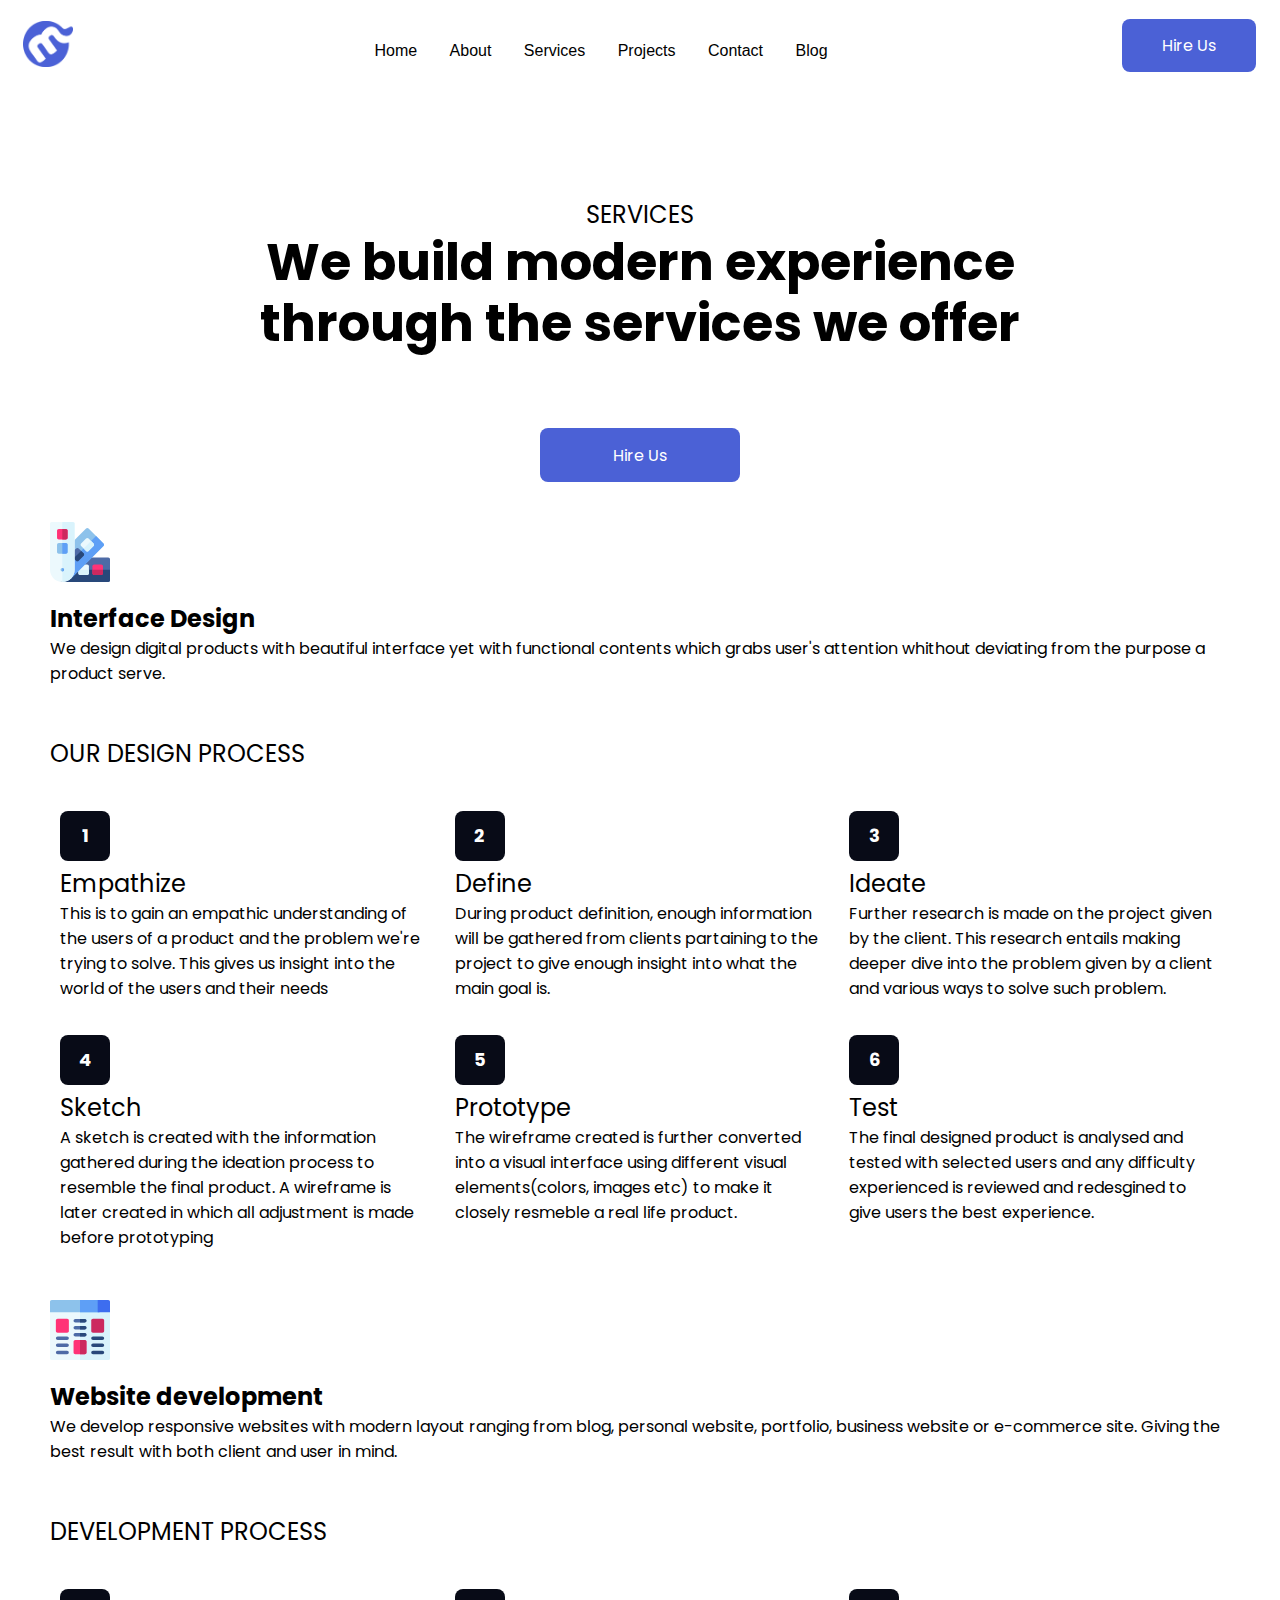
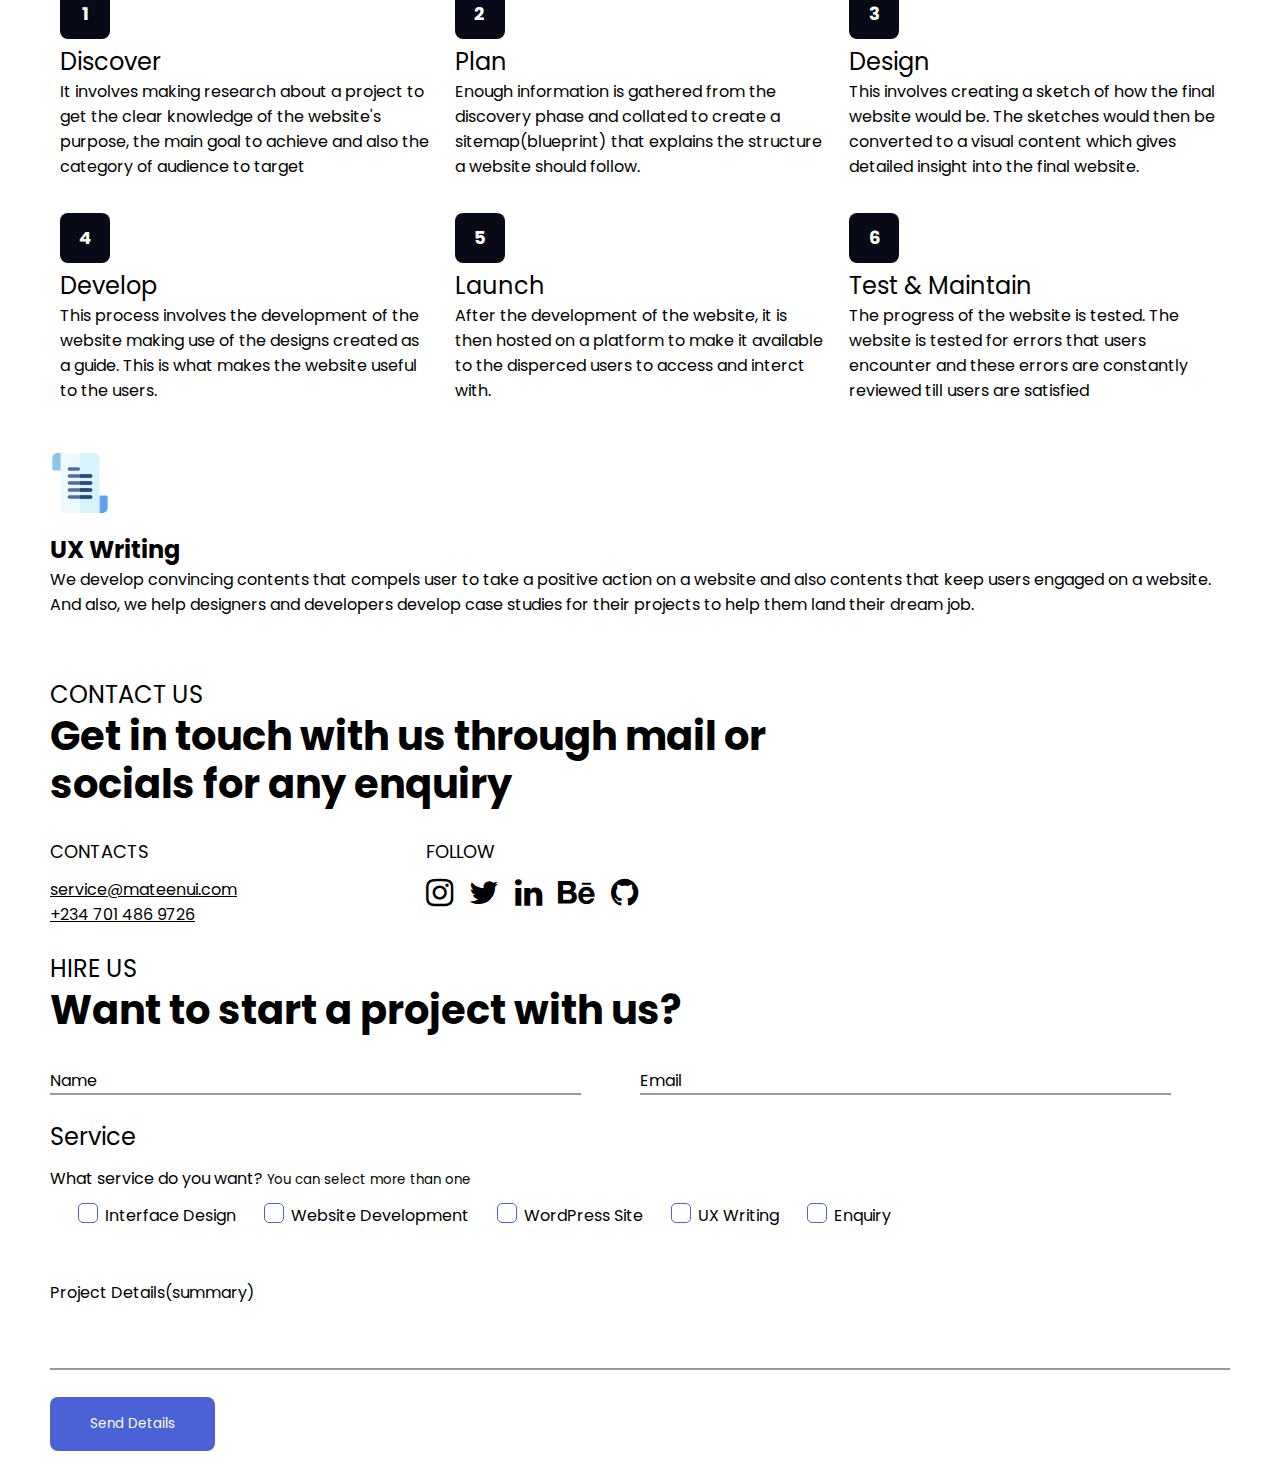
<file: service.html>
<!DOCTYPE html>
<html>

<head>
  <title>MateenUI | Specialist in creative digital product</title>
  <!--Custom Stylesheet-->
  <link rel="stylesheet" type="text/css" href="assets/css/style.css">
  <!--Google font CDN-->
  <link rel="preconnect" href="https://fonts.gstatic.com">
  <link href="https://fonts.googleapis.com/css2?family=Poppins:ital,wght@0,500;0,600;0,700;1,400&display=swap"
    rel="stylesheet">

  <!--Fontaweone CDN-->
  <link rel="stylesheet" href="https://stackpath.bootstrapcdn.com/font-awesome/4.7.0/css/font-awesome.min.css">

  <!--meta data-->
  <meta charset="utf-8" />
  <meta name="description" content="">
  <!--Favicon-->
  <link rel="icon" href="assets/images/favicon.png">
  <meta name="viewport" content="width=device-width, initial-scale=1" />
</head>

<body>
  <header class="banner-wrapper">

    <div class="navbar">
      <div class="navbar__Link navbar__Link-brand">
        <a href="index.html" class="index-link">
          <img src="assets/images/logo.png" class="navbar-logo" alt="website's logo">
        </a>
      </div>

      <div class="navbar__Link navbar__Link-toggle">
        <i class="fa fa-bars"></i>
      </div>

      <nav class="navbar__Items">
        <ul>
          <li class="navbar__Link">
            <a class="nav-link" href="index.html">Home</a>
          </li>
          <li class="navbar__Link">
            <a class="nav-link" href="about.html">About</a>
          </li>
          <li class="navbar__Link">
            <a class="nav-link" href="service.html">Services</a>
          </li>
          <li class="navbar__Link">
            <a class="nav-link" href="index.html#project-section">Projects</a>
          </li>
          <li class="navbar__Link">
            <a class="nav-link" href="contact.html">
              Contact</a>
          </li>
          <li class="navbar__Link">
            <a class="nav-link" href="#">
              Blog</a>
          </li>
        </ul>
      </nav>
      <nav class="navbar__Items navbar__Items--right">
        <div class="navbar__Link">
          <a class="btn hire-btn" href="contact.html">Hire Us</a>
        </div>
      </nav>
    </div>


    <br>
    <section class="hero-section">
      <div class="hero-section__title">
        <h4>SERVICES</h4>
        <h1>We build modern experience through the services we offer</h1>
      </div>
      <br>
      <a class="btn about-btn" href="about.html">Hire Us</a></button>
    </section>
  </header>

  <div class="padding-wrapper">
    <div class="service-list__items">
      <main class="margin-top">
        <img src="assets/icons/interface-design.svg" alt="" class="service-section_icon">
        <h4 class="bold">Interface Design</h4>
        <p>We design digital products with beautiful interface yet with functional contents which grabs user's attention
          whithout deviating from the purpose a product serve.
        </p>

        <div class="process-section">
          <header>
            <h4>OUR DESIGN PROCESS</h4>
          </header>
          <div class="process-wrapper">
            <div class="process-section__items">
              <h4><span>1</span></h4>
              <h4>Empathize</h4>
              <p>This is to gain an empathic understanding of the users of a product and the problem we're trying to
                solve. This gives us insight into the world of the users and their needs</p>
            </div>
            <div class="process-section__items">
              <h4><span>2</span></h4>
              <h4>Define</h4>
              <p>During product definition, enough information will be gathered from clients partaining to the project
                to give enough insight into what the main goal is.</p>
            </div>
            <div class="process-section__items">
              <h4><span>3</span></h4>
              <h4>Ideate</h4>
              <p>Further research is made on the project given by the client. This research entails making deeper dive
                into the problem given by a client and various ways to solve such problem.</p>
            </div>
            <div class="process-section__items">
              <h4><span>4</span></h4>
              <h4>Sketch</h4>
              <p>A sketch is created with the information gathered during the ideation process to resemble the final
                product. A wireframe is later created in which all adjustment is made before prototyping</p>
            </div>
            <div class="process-section__items">
              <h4><span>5</span></h4>
              <h4>Prototype</h4>
              <p>The wireframe created is further converted into a visual interface using different visual
                elements(colors, images etc) to make it closely resmeble a real life product.</p>
            </div>
            <div class="process-section__items">
              <h4><span>6</span></h4>
              <h4>Test</h4>
              <p>The final designed product is analysed and tested with selected users and any difficulty experienced is
                reviewed and redesgined to give users the best experience.</p>
            </div>
          </div>
        </div>
      </main>

      <main>
        <img src="assets/icons/layout.svg" alt="" class="service-section_icon">
        <h4 class="bold">Website development</h4>
        <p>We develop responsive websites with modern layout ranging from blog, personal website, portfolio, business
          website or e-commerce site. Giving the best result with both client and user in mind.
        </p>

        <div class="process-section">
          <header>
            <h4>DEVELOPMENT PROCESS</h4>
          </header>
          <div class="process-wrapper">
            <div class="process-section__items">
              <h4><span>1</span></h4>
              <h4>Discover</h4>
              <p>It involves making research about a project to get the clear knowledge of the website's purpose, the
                main goal to achieve and also the category of audience to target</p>
            </div>
            <div class="process-section__items">
              <h4><span>2</span></h4>
              <h4>Plan</h4>
              <p>Enough information is gathered from the discovery phase and collated to create a sitemap(blueprint)
                that explains the structure a website should follow.</p>
            </div>
            <div class="process-section__items">
              <h4><span>3</span></h4>
              <h4>Design</h4>
              <p>This involves creating a sketch of how the final website would be. The sketches would then be converted
                to a visual content which gives detailed insight into the final website.</p>
            </div>
            <div class="process-section__items">
              <h4><span>4</span></h4>
              <h4>Develop</h4>
              <p>This process involves the development of the website making use of the designs created as a guide. This
                is what makes the website useful to the users.</p>
            </div>
            <div class="process-section__items">
              <h4><span>5</span></h4>
              <h4>Launch</h4>
              <p>After the development of the website, it is then hosted on a platform to make it available to the
                disperced users to access and interct with.</p>
            </div>
            <div class="process-section__items">
              <h4><span>6</span></h4>
              <h4>Test & Maintain</h4>
              <p>The progress of the website is tested. The website is tested for errors that users encounter and these
                errors are constantly reviewed till users are satisfied</p>
            </div>
          </div>
        </div>
      </main>

      <main>
        <img src="assets/icons/copyright.svg" alt="" class="service-section_icon">
        <h4 class="bold">UX Writing</h4>
        <p>We develop convincing contents that compels user to take a positive action on a website and also contents
          that keep users engaged on a website. And also, we help designers and developers develop case studies for
          their projects to help them land their dream job.
        </p>
      </main>

    </div>

    <div class="">

    </div>
    <div class="contact-section">

      <header class="about-contact__header">
        <h4>CONTACT US</h4>
        <h2>Get in touch with us through mail or socials for any enquiry</h2>
      </header>
      <div class="contact-section__external">
        <section class="email-contact">
          <h5>CONTACTS</h5>
          <a href="mailto:service@mateenui.com">service@mateenui.com</a><br>
          <a href="tel:+234 701 486 9726">+234 701 486 9726</a>
        </section>
        <section class="socials-contact">
          <h5>FOLLOW</h5>
          <a href="https://www.instagram.com/mateen.ui/"><i class="social-icons fa fa-instagram"></i></a>
          <a href="https://twitter.com/mateenUI"><i class="social-icons fa fa-twitter"></i></a>
          <a href="https://www.linkedin.com/in/mateen-gbadamosi-78327b1b3/"><i
              class="social-icons fa fa-linkedin"></i></a>
          <a href="https://www.behance.net/gbadamosimateen"><i class="social-icons fa fa-behance"></i></a>
          <a href="https://www.github.com/matmaxgraphics"><i class="social-icons fa fa-github"></i></a>
        </section>
      </div>
      <div class="hire_us-section">
        <header class="hire-us__header">
          <h4>HIRE US</h4>
          <h2>Want to start a project with us?</h2>
        </header>
        <div class="auth-content">
          <form action="index.html" method="get">
            <div class="input-field__top">
              <div class="input-field input-field__name">
                <input type="text" name="nameHASHED" required=""><label>Name</label>
              </div>
              <div class="input-field input-field__email">
                <input type="email" name="emailHASHED" required=""><label>Email</label>
              </div>
            </div>
            <div class="services-listing">
              <h4>Service</h4>
              <p>What service do you want? <small>You can select more than one</small></p>
              <div>
                <label class="container">Interface Design
                  <input type="checkbox" name="ui-design" value="ui-design">
                  <span class="checkmark"></span>
                </label>
                <label class="container">Website Development
                  <input type="checkbox" name="development" value="development">
                  <span class="checkmark"></span>
                </label>
                <label class="container">WordPress Site
                  <input type="checkbox" name="wordpress" value="wordpress">
                  <span class="checkmark"></span>
                </label>
                <label class="container">UX Writing
                  <input type="checkbox" name="ux-writing" value="ux-writing">
                  <span class="checkmark"></span>
                </label>
                <label class="container">Enquiry
                  <input type="checkbox" name="enquiry" value="enquiry">
                  <span class="checkmark"></span>
                </label>
              </div>
            </div>
            <div class="input-field textarea-input">
              <textarea name="messageHASHED" required=""></textarea><label>Project Details(summary)</label>
            </div>
            <button type="submit" name="submit-btn" class="btn margin-bottom">Send Details</button>

          </form>

        </div>

      </div>
    </div>
  </div>
  </div>
  <script src="https://ajax.googleapis.com/ajax/libs/jquery/3.5.1/jquery.min.js"></script>
  <!--Custom script-->
  <script src="assets/js/script.js"></script>
</body>

</html>
</file>
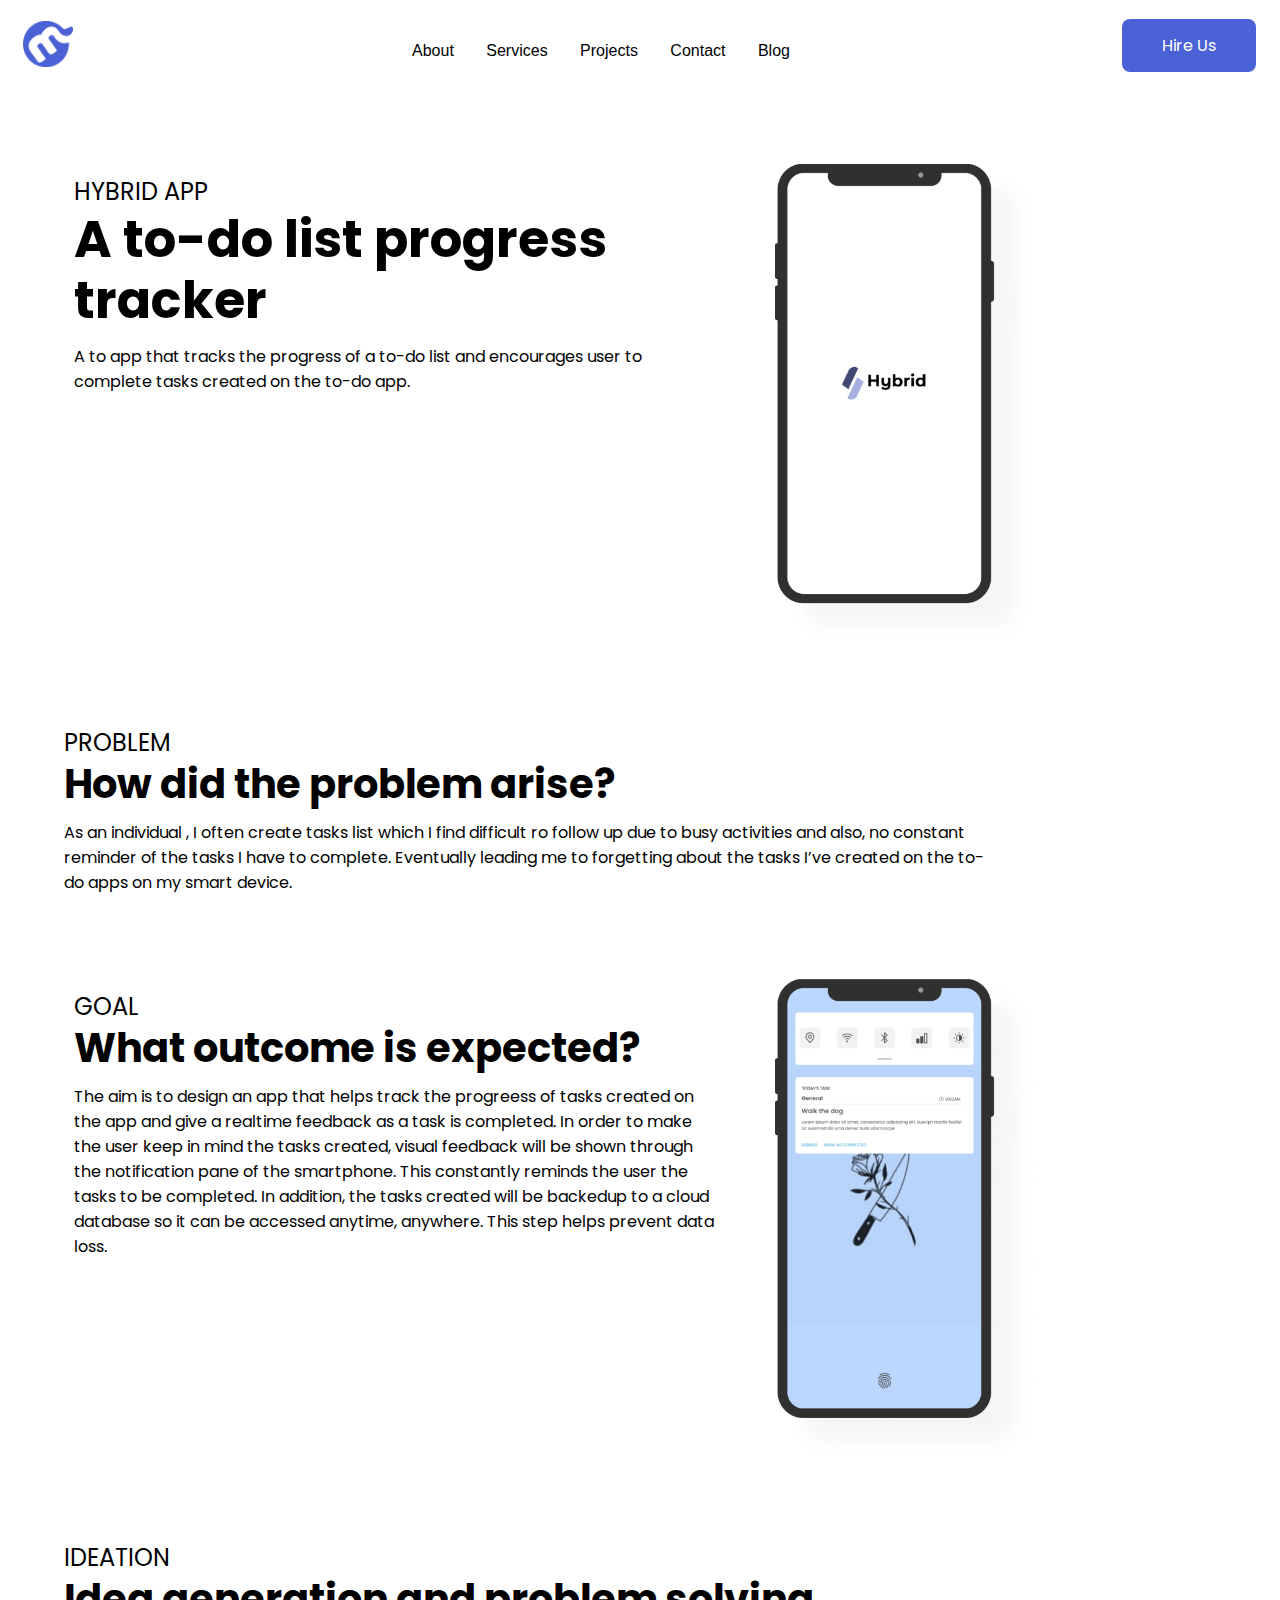
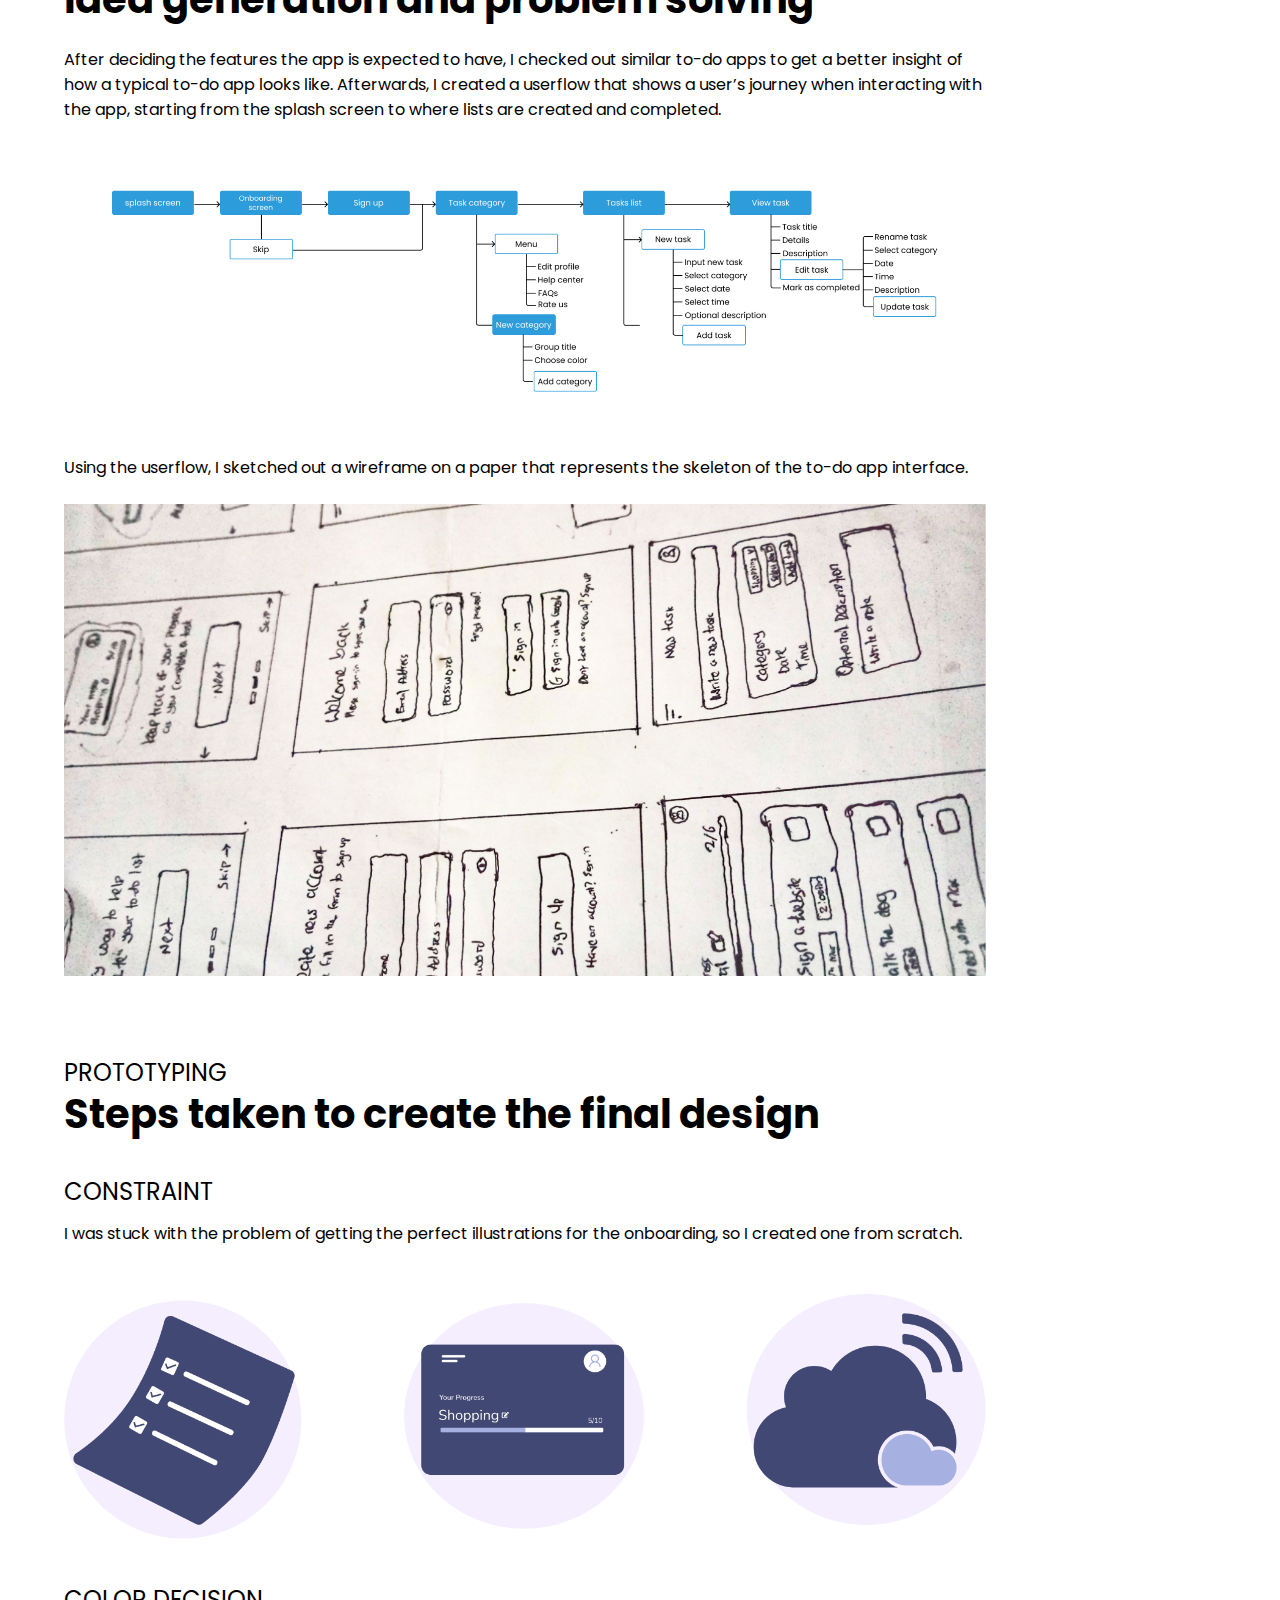
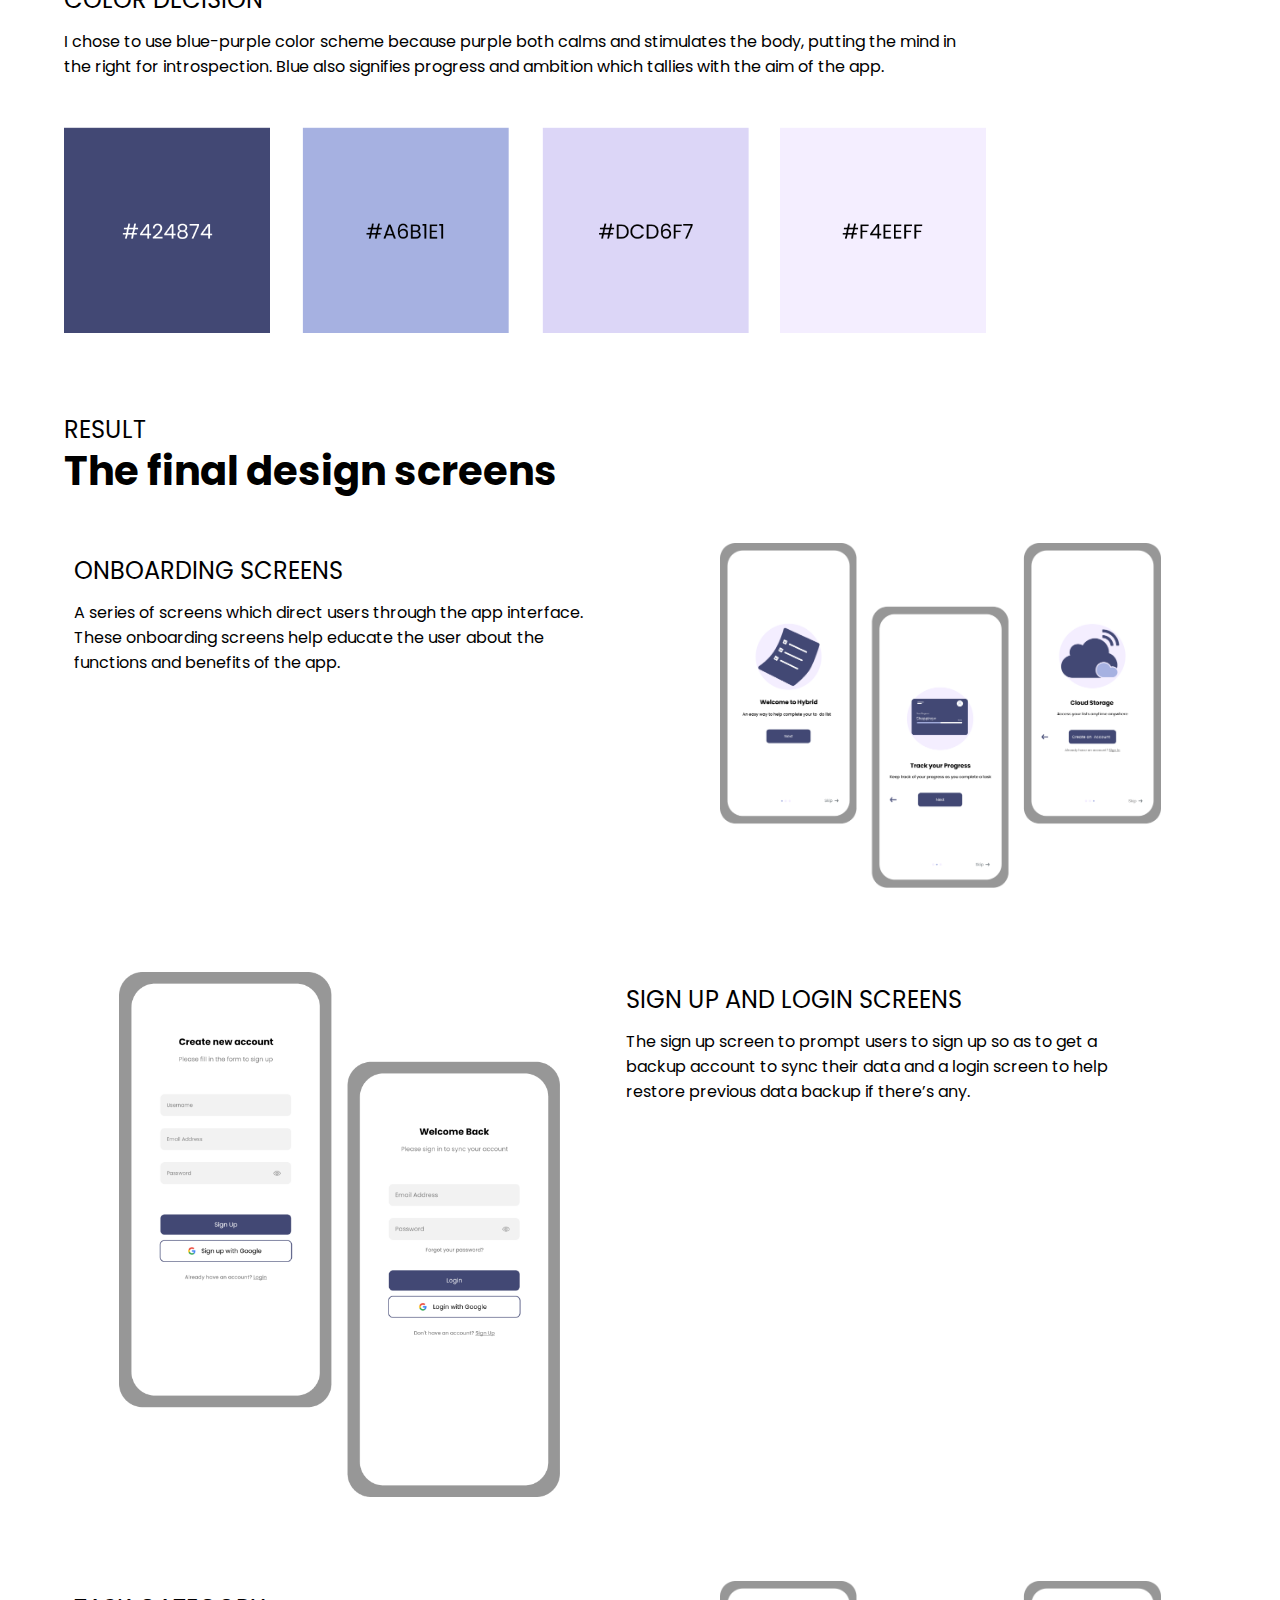
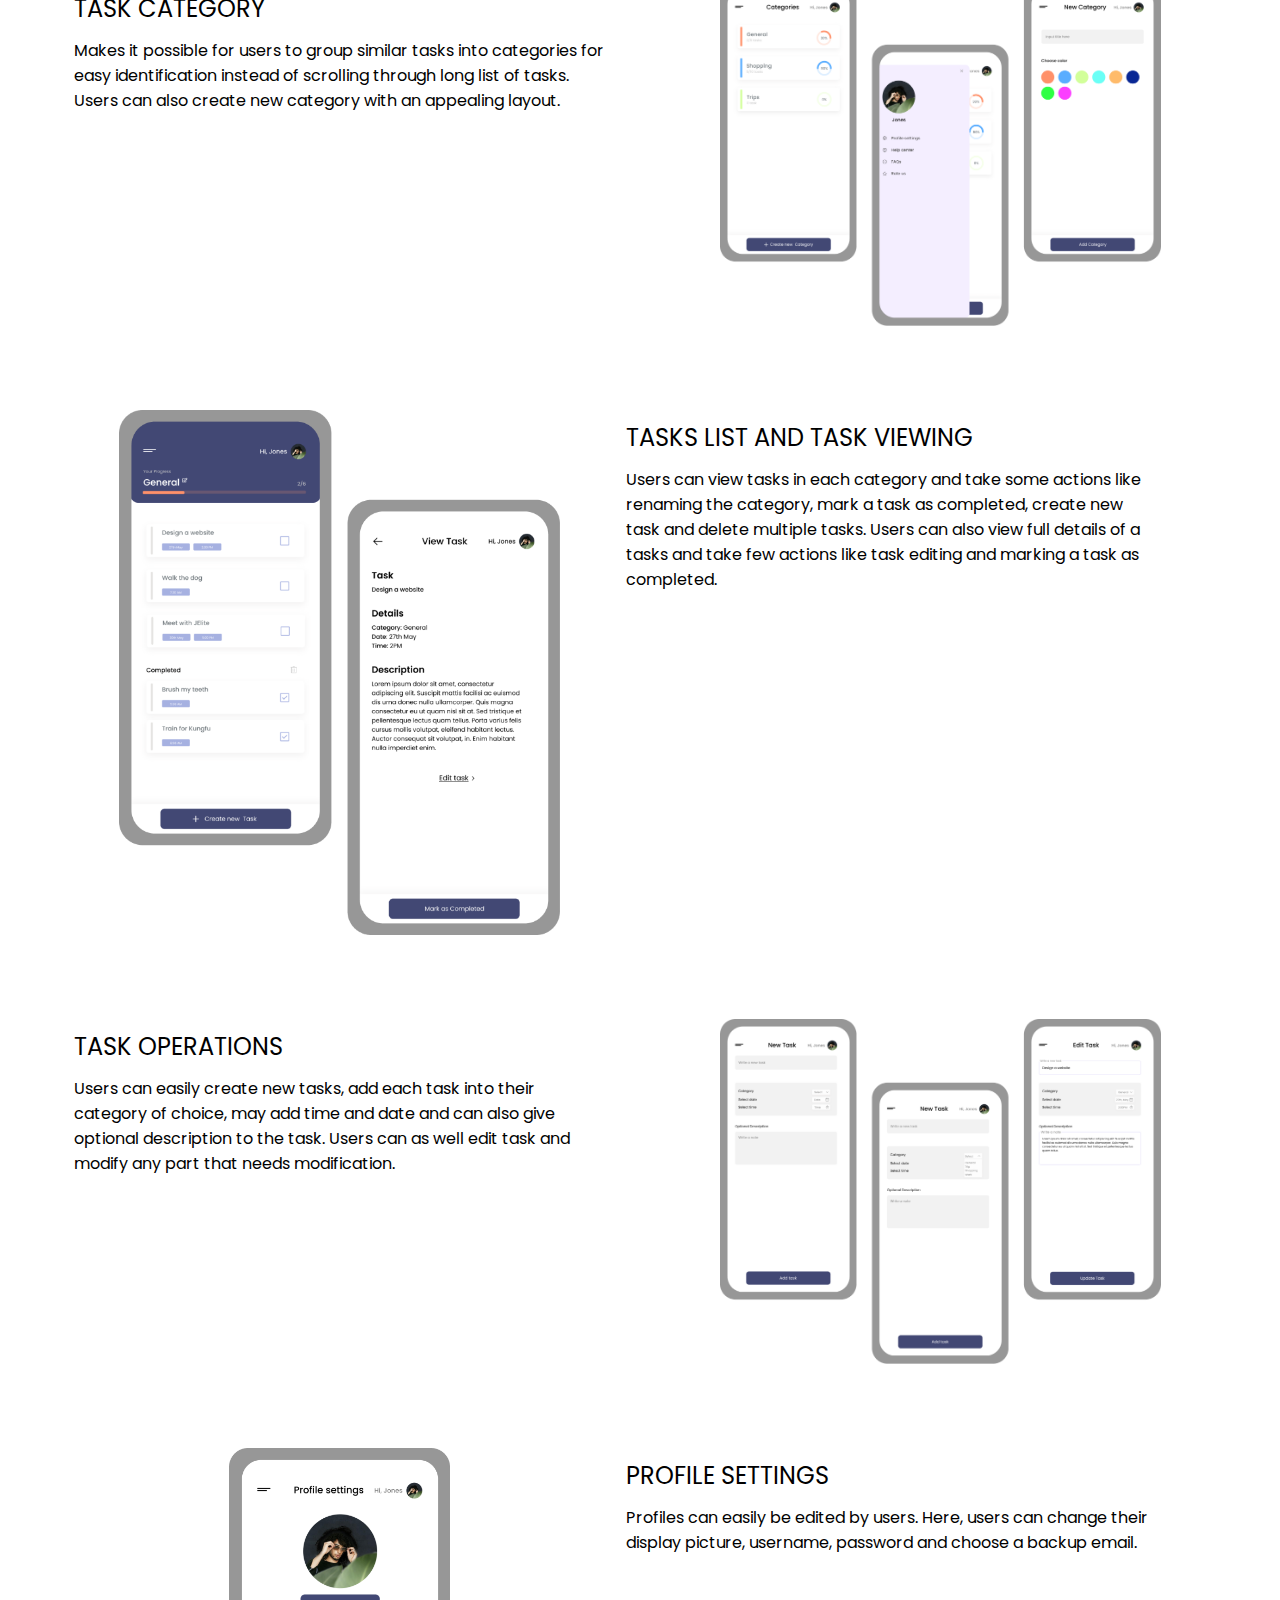
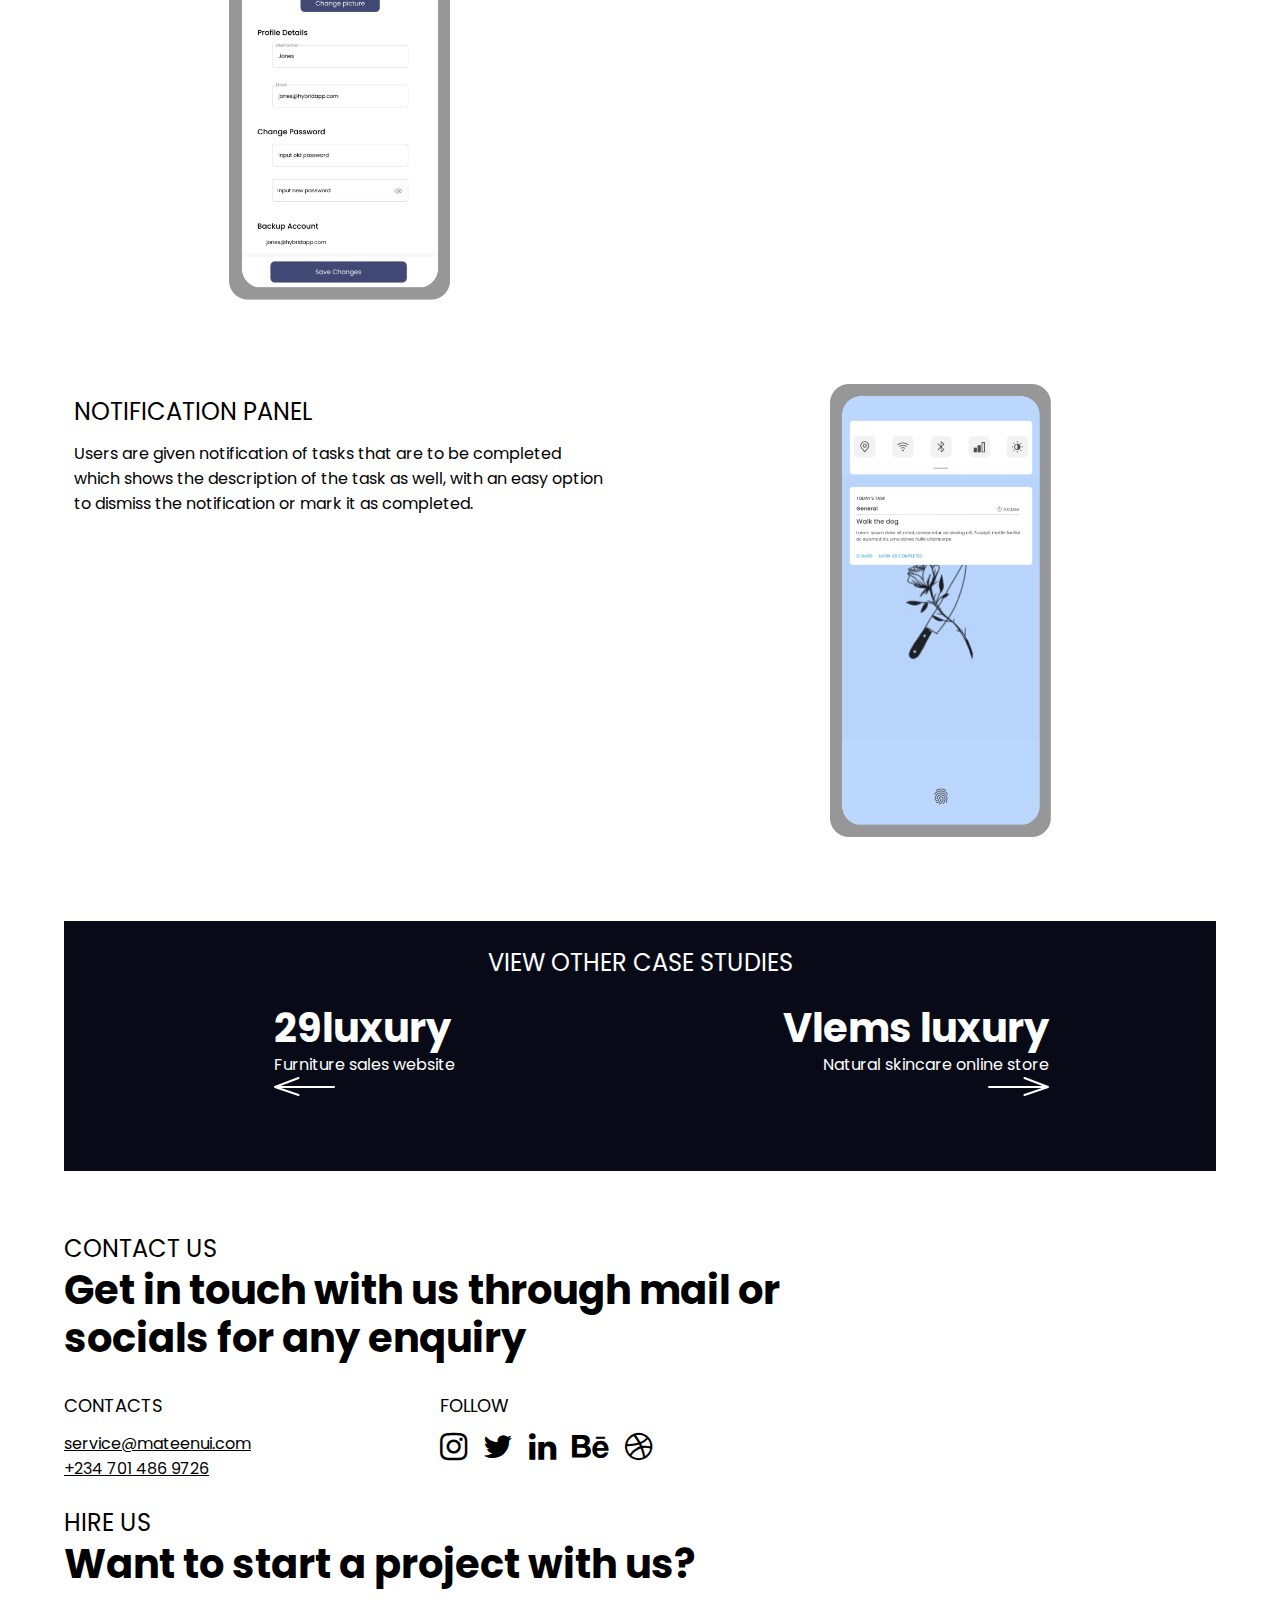
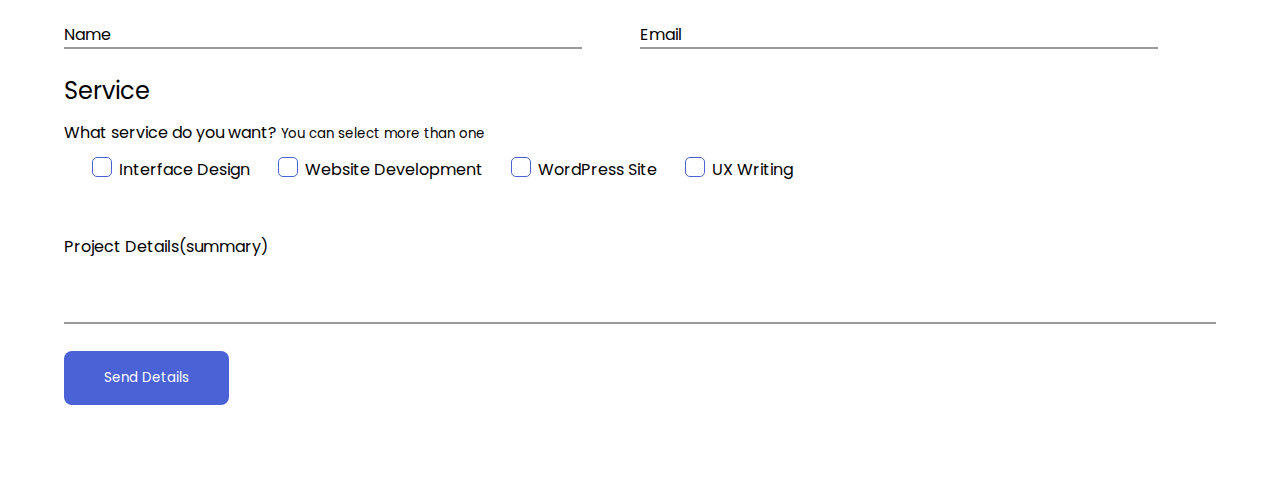
<file: case-study/hybrid-app.html>
<!DOCTYPE html>
<html lang="en">
<head>
  <meta charset="utf-8" />
	<title>MateenUI | Designing and Developing websites that converts</title>
	<!--Custom Stylesheet-->
	<link rel="stylesheet" type="text/css" href="../assets/css/style.css">
  <link rel="stylesheet" type="text/css" href="css/hybrid.css">

    <!--Google font CDN-->
	<link rel="preconnect" href="https://fonts.gstatic.com">
    <link href="https://fonts.googleapis.com/css2?family=Poppins:ital,wght@0,500;0,600;0,700;1,400&display=swap" rel="stylesheet">
  
	<!--Fontaweone CDN-->
	<link rel="stylesheet" href="https://stackpath.bootstrapcdn.com/font-awesome/4.7.0/css/font-awesome.min.css">

	<!--meta data-->
	
    <meta name="description" content="">
    <!--Favicon-->
    <link rel="icon" href="../assets/images/favicon.png">
    <meta name="viewport" content="width=device-width, initial-scale=1" />
</head>
<body>
  <div class="navbar">
   <div class="navbar__Link navbar__Link-brand">
      <a href="../index.html" class="index-link">
        <img src="../assets/images/logo.png" class="navbar-logo" alt="website's logo">
      </a>
   </div>

    <div class="navbar__Link navbar__Link-toggle">
      <i class="fa fa-bars"></i>
    </div>

    <nav class="navbar__Items">
      <ul>
        <li class="navbar__Link">
          <a class="nav-link" href="../about.html">About</a>
        </li>
        <li class="navbar__Link">
          <a class="nav-link" href="../service.html">Services</a>
        </li>
        <li class="navbar__Link">
          <a class="nav-link" href="../index.html#project-section">Projects</a>
        </li>
        <li class="navbar__Link">
          <a class="nav-link" href="../contact.html">
            Contact</a>
        </li>
        <li class="navbar__Link">
          <a class="nav-link" href="#">
            Blog</a>
        </li>
      </ul>
    </nav>
    <nav class="navbar__Items navbar__Items--right">
      <div class="navbar__Link">
        <a class="btn hire-btn" href="../contact.html">Hire Us</a>
      </div>
    </nav>
  </div>

  <div class="case-study__wrapper">
    <div class="app-overview__section">
      <section class="text-description__section">
        <header>
        <h4>HYBRID APP</h4>
          <h1>A to-do list progress tracker</h1>
          <p>A to app that tracks the progress of a to-do list and encourages user to 
            complete tasks created on the to-do app. </p>
        </header>
      </section>

      <section class="image-display__section">
        <img src="images/hybrid/splash-screen.png" alt="splash screen for hybrid app">
      </section>
    </div>

    <div class="problem-section">
      <header>
        <h4>PROBLEM</h4>
        <h2>How did the problem arise?</h2>
      </header>
      <p>As an individual , I often create tasks list which I find difficult ro follow up due to busy activities and also, no constant 
        reminder of the tasks I have to complete. Eventually leading me to forgetting about the tasks I’ve created on the to-do apps 
        on my smart device.</p>
    </div>


    <div class="app-overview__section">
      <section class="text-description__section">
        <header>
        <h4>GOAL</h4>
          <h2>What outcome is expected?</h2>
          <p>The aim is to design an app that helps track the progreess of tasks created on 
            the app and give a realtime feedback as a task is completed. In order to make 
            the user keep in mind the tasks created, visual feedback will be shown through 
            the notification pane of the smartphone. This constantly reminds the user the 
            tasks to be completed. In addition, the tasks created will be backedup to a 
            cloud database so it can be accessed anytime, anywhere. This step helps 
            prevent data loss.</p>
        </header>
      </section>

      <section class="image-display__section">
        <img src="images/hybrid/notif-panel.png" alt="splash screen for hybrid app">
      </section>
    </div>


    <div class="ideate-section">
      <header>
        <h4>IDEATION</h4>
        <h2>Idea generation and problem solving</h2>
      </header>
      <p>After deciding the features the app is expected to have, I checked out similar to-do apps to get a better insight of how a 
        typical to-do app looks like. Afterwards, I created a userflow that shows a user’s journey when interacting with the app, 
        starting from the splash screen to where lists are created and completed.</p>
      <img src="images/hybrid/sitemap.png" alt="image showing the sitemap of hybrid app">
      <p>Using the userflow, I sketched out a wireframe on a paper that represents the skeleton of the to-do app interface.</p>
      <img src="images/hybrid/sketch.png" alt="sketch showing the wireframe of hybrid app">
    </div>


    <div class="prototype-section">
      <header>
        <h4>PROTOTYPING</h4>
        <h2>Steps taken to create the final design</h2>
      </header>
      <section>
        <h4>CONSTRAINT</h4>
        <p>I was stuck with the problem of getting the perfect illustrations for the onboarding, so I created one from scratch.</p>
        <img src="images/hybrid/illustrations.png" alt="illustrations used for hybrid app">
        <h4>COLOR DECISION</h4>
        <p>I chose to use blue-purple color scheme because purple both calms and stimulates the body, putting the mind in the right 
          for introspection. Blue also signifies progress and ambition which tallies with the aim of the app.</p>
        <img src="images/hybrid/colors.png" alt="sketch showing the wireframe of hybrid app">
      </section>
    </div>


    <div class="result-screens__section">
      <h4>RESULT</h4>
      <h2>The final design screens</h2>
      <div class="result-screen__container">
        <section class="text-description__section">
          <h4>ONBOARDING SCREENS</h4>
          <p>A series of screens which direct users through the 
              app interface. These onboarding screens help educate 
              the user about the functions and benefits of the app.</p>
        </section>

        <section class="image-display__section">
          <img src="images/hybrid/onboarding.png" alt="splash screen for hybrid app">
        </section>
      </div>

      <div class="result-screen__container container--reverse">
        <section class="image-display__section">
          <img src="images/hybrid/sign-up.png" alt="splash screen for hybrid app">
        </section>

        <section class="text-description__section">
          <h4>SIGN UP AND LOGIN SCREENS</h4>
          <p>The sign up screen to prompt users to sign up so as to get a 
            backup account to sync their data and a login screen to help 
            restore previous data backup if there’s any.</p>
        </section>
        
      </div>

      <div class="result-screen__container">
        <section class="text-description__section">
          <h4>TASK CATEGORY</h4>
          <p>Makes it possible for users to group similar tasks into 
            categories for easy identification instead of scrolling 
            through long list of tasks. Users can also create new 
            category with an appealing layout.</p>
        </section>

        <section class="image-display__section">
          <img src="images/hybrid/category.png" alt="splash screen for hybrid app">
        </section>
      </div>

      <div class="result-screen__container container--reverse">
        <section class="image-display__section">
          <img src="images/hybrid/task-list.png" alt="splash screen for hybrid app">
        </section>

        <section class="text-description__section">
          <h4>TASKS LIST AND TASK VIEWING</h4>
          <p>Users can view tasks in each category and take some actions 
            like renaming the category, mark a task as completed, create 
            new task and delete multiple tasks. Users can also view full 
            details of a tasks and take few actions like task editing and 
            marking a task as completed.</p>
        </section>
      </div>
        

      <div class="result-screen__container">
        <section class="text-description__section">
          <h4>TASK OPERATIONS</h4>
          <p>Users can easily create new tasks, add each task into 
            their category of choice, may add time and date and 
            can also give optional description to the task. Users can 
            as well edit task and modify any part that needs 
            modification.</p>
        </section>

        <section class="image-display__section">
          <img src="images/hybrid/task-create.png" alt="splash screen for hybrid app">
        </section>
      </div>

      <div class="result-screen__container container--reverse">
        <section class="image-display__section">
          <img src="images/hybrid/profile.png" alt="splash screen for hybrid app" class="img-small">
        </section>

        <section class="text-description__section">
          <h4>PROFILE SETTINGS</h4>
          <p>Profiles can easily be edited by users. Here, users can change 
            their display picture, username, password and choose a 
            backup email.</p>
        </section>
      </div>
        

      <div class="result-screen__container">
        <section class="text-description__section">
          <h4>NOTIFICATION PANEL</h4>
          <p>Users are given notification of tasks that are to be 
            completed which shows the description of the task as 
            well, with an easy option to dismiss the notification or 
            mark it as completed.</p>
        </section>

        <section class="image-display__section">
          <img src="images/hybrid/notification.png" alt="splash screen for hybrid app" class="img-small">
        </section>
      </div>
      
      <div class="case-study__navigation">
        <h4>VIEW OTHER CASE STUDIES</h4>
        <div class="case-study__navigation--container">
          <section class="previous">
            <a href="#">
              <h2>29luxury</h2>
              <p>Furniture sales website</p>
              <img src="images/hybrid/long-arrow-left.svg" alt="left arrow">
            </a>
          </section>

          <section class="next">
            <a href="#">
              <h2>Vlems luxury</h3>
              <p>Natural skincare online store</p>
              <img src="images/hybrid/long-arrow-right.svg" alt="left arrow">
            </a>
          </section>
        </div>
      </div>



    <div class="contact-section">

      <header class="about-contact__header">
      <h4>CONTACT US</h4>
      <h2>Get in touch with us through mail or socials for any enquiry</h2>
      </header>
      <div class="contact-section__external">
        <section class="email-contact">
          <h5>CONTACTS</h5>
          <a href="mailto:service@mateenui.com">service@mateenui.com</a><br>
          <a href="tel:+234 701 486 9726">+234 701 486 9726</a>
        </section>
        <section class="socials-contact">
          <h5>FOLLOW</h5>
          <a href="#"><i class="social-icons fa fa-instagram"></i></a>
          <a href="#"><i class="social-icons fa fa-twitter"></i></a>
          <a href="#"><i class="social-icons fa fa-linkedin"></i></a>
          <a href="#"><i class="social-icons fa fa-behance"></i></a>
          <a href="#"><i class="social-icons fa fa-dribbble"></i></a>
        </section>
      </div>
      <div class="hire_us-section">
        <header class="hire-us__header">
      <h4>HIRE US</h4>
      <h2>Want to start a project with us?</h2>
      </header>
      <div class="auth-content">
        <form action="index.html" method="get">
          <div class="input-field__top">
            <div class="input-field input-field__name">
              <input type="text" name="nameHASHED" required=""><label>Name</label>
            </div>
            <div class="input-field input-field__email">
              <input type="email" name="emailHASHED" required=""><label>Email</label>
            </div>
          </div>
          <div class="services-listing">
            <h4>Service</h4>
            <p>What service do you want? <small>You can select more than one</small></p>
            <div>
              <label class="container">Interface Design
                <input type="checkbox" name="ui-design" value="ui-design">
                <span class="checkmark"></span> 
              </label>
              <label class="container">Website Development
                <input type="checkbox" name="development" value="development">
                <span class="checkmark"></span>
              </label>
              <label class="container">WordPress Site
                <input type="checkbox" name="wordpress" value="wordpress">
                <span class="checkmark"></span>
              </label>
              <label class="container">UX Writing
                <input type="checkbox" name="ux-writing" value="ux-writing">
                <span class="checkmark"></span>
              </label>
            </div>
          </div>
          <div class="input-field textarea-input">
            <textarea name="messageHASHED" required=""></textarea><label>Project Details(summary)</label>
          </div>
          <button type="submit" name="submit-btn" class="btn margin-bottom" >Send Details</button>

        </form>

      </div>

      </div>
    </div>
  </div>
 <script src="https://ajax.googleapis.com/ajax/libs/jquery/3.5.1/jquery.min.js"></script>
 <!--Custom script-->
 <script src="../assets/js/script.js" ></script>
 </body>
</html>
</file>
<file: assets/css/style.css>
*{
	margin: 0;
	padding: 0;
	box-sizing: border-box;
}
html{
	scroll-behavior: smooth;
}
body{
	font-family: poppins, 'sans serrif';

}
h1,h2,h3{
	font-weight: bold;
	line-height: 1.2;
}
h1{
	font-size: clamp(2em, 4vw, 3.5em);
}
h2{
	font-size: clamp(1.75em, 4vw, 2.5em);
}
h3{
	font-size: 32px;
}
h4{
	font-size: 24px;
	font-weight: normal;
}
h5{
	font-size: 18px;
	font-weight: normal;
}
.bold{
	font-weight: bold;
}
.margin-top{
	margin-top: 40px;
}
.margin-bottom{
	margin-bottom: 20px;
}

p{
	font-size: 16px;
	font-weight: normal;
}
a{
	text-decoration: none;
	color: #000;
}
.btn{
	padding: 15px 40px;
	border: 0px;
	border-radius: 8px;
	background-color: #4B61D6;
	font-family: poppins, 'sans serrif';
	transition: 0.3s;
	height: 54px;
	width: auto;
}
.btn:hover{
	background-color: #080B17;
	transition: 0.3s;
}
a.outline-btn{
	border: 2px solid #4B61D6;
	color: #4B61D6 !important;
	background-color: transparent;
}
a.outline-btn:hover{
	border: 2px solid #080B17;
	color: #080B17 !important;
	background-color: transparent;
}
a.btn{
	text-decoration: none;
	color: #fff;
}
button{
	color: #fff;
	font-family: poppins, 'sans serrif';
}
textarea{
	font-family: poppins, 'sans serrif';
	resize: none;
}
/*=====NAVIGATION BAR STYLING=====*/
.banner-wrapper{
	height: 100%;
}
.navbar {
  display: flex;
  padding: 16px;
  font-family: sans-serif;
  color: white;
  justify-content: space-around;
}
.navbar-logo{
  width: 50px;
  height: auto;
  margin: 5px 7px;
}
.navbar__Link {
  padding-right: 8px;
}

.navbar__Items {
  display: flex;
  margin-left: auto;
  align-items: center;
}
.navbar__Items li{
  list-style: none;
  display: inline-block;
  margin-top: 10px;
}
.navbar__Items li a{
  padding: 10px;
  text-decoration: none;
  color: #000;
  line-height: 27px;
  transition: 0.3s;
}
.navbar__Items li a:hover{
  transition: 0.3s;
  color: #4B61D6;
}
.navbar__Items--right {
  margin-left:auto;
}

.navbar__Link-toggle {
  display: none;
}
@media only screen and (max-width: 768px) {
  .navbar {
  background-color: #fff;
  position: fixed;
  top: 0;
  width: 100%;
  z-index: 9999;
  box-shadow: 0px 5px 15px rgba(232, 231, 231, 0.5);
  }
  
  .navbar-logo{
  width: 45px;
  height: auto;
  margin: 3px 5px;
}
  .navbar__Items,
  .navbar {
    flex-direction: column;
    justify-content: flex-start;
    transition: 0.3s;
  }
    
	.navbar__Items {
    display:none;
    margin-left: 0;
  }
  .navbar__Items li{
  display: block;
	} 
	.navbar__Items--right {
    margin-left:0;
  }
  .navbar__Items--right .hire-btn{
  	margin-top: 40px;
  }
    
	.navbar__ToggleShow {
    display: flex;
    height: auto;
    padding-bottom: 20px;
    transition: 0.3s;
  }
    
	.navbar__Link-toggle {
    align-self: flex-end;
    display: initial;
    position: absolute;
    cursor: pointer;
    margin-top: 10px;
    color: #000;
    font-size: 24px;
  }
  .hero-section-margin{
	margin-top: 110px;
} 
}
/*=====END OF NAVIGATION BAR STYLING=====*/


/*=====HERO SECTION STYLING=====*/
.hero-section{
	display: grid;
	place-items: center;
}
.hero-section .hero-section__title{
	text-align: center;
	max-width: 800px;
	margin: 80px 0 48px 0px;
	padding: 0 15px;
}
.hero-section .btn-group{
	display: flex;
	gap: 12px;
	justify-content: center;
	flex-flow: row wrap;
}
.hero-section .about-btn{
	width: 200px;
	text-align: center;
}
@media (max-width: 1000px){
	.hero-section .hero-section__title h1{
		font-size: 40px;
	}
}

@media (max-width: 600px){
	.hero-section .hero-section__title h1{
		font-size: 2em;
		margin: 80px 0 20px 0px;
	}
}
@media (max-width: 360px){
	.hero-section .hero-section__title h1{
		font-size: 1.8em;
		margin: 80px 0 20px 0px;
	}
}
/*=====END OF HERO SECTION STYLING=====*/

/*=====OUTSIDE GUTTER(PADDING) CONTROL STYLING=====*/
.padding-wrapper{
	padding: 0 50px 0 50px;
}
@media only screen and (max-width: 400px){
	.padding-wrapper{
		padding: 0 30px 0 15px;
	}
}
/*=====HOMEPAGE'S ABOUT SECTION STYLING=====*/
.about-section{
	display: flex;
	flex-direction: row;
	padding: 10px 0;
	width: 100%;
	margin-top: 96px;
}
.about-section__image{
	width: 50%;
}
.about-section img{
	margin-right: 10px;
	width: 80%;
	height: auto;
}
.about-section__description{
	flex-direction: column;
	justify-content: center;
	width: 50%;
}
.about-section__description h2{
	margin-bottom: 18px;
}
.about-section__description span{
	color: #4B61D6;
}
@media only screen and (max-width: 700px){
	.about-section{
		flex-direction: column;
		width: 100%;
	}
	.about-section__image{
		width: 100%;
	}
	.about-section img{
		width: 100%;
	}
	.about-section__description{
		width: 100%;
	}
}
/*=====END OF HOMEPAGE'S ABOUT SECTION STYLING=====*/

.about-header__section{
	margin: 20px 0 50px 0;
}
.about-header__section h4{
	margin-bottom: 5px;
}
.about-header__section h2{
	max-width: 500px;
	margin-bottom: 10px;
}
.about-header__section h2 span{
	color: #4B61D6;
}
.about-header__section p{
	width: 80%;
}
.showcase-section{
	display: flex;
	flex-direction: row;
	padding: 10px 0;
	width: 100%;
}
.showcase-section__image{
	width: 50%;
}
.showcase-section img{
	margin-right: 10px;
	width: 80%;
	height: auto;
}
.showcase-section__description{
	display: flex;
	flex-direction: row;
	justify-content: flex-start;
	align-items: center;
	width: 10%;
}
.showcase-section__description .text-group__exception{
	margin-bottom: 15px;
}

.showcase-section__description p{
	width: 100px;
	line-height: 1.2;
}
@media only screen and (max-width: 1000px){
	.showcase-section{
		flex-direction: column;
		width: 100%;
	}
	.showcase-section__image{
		width: 100%;
	}
	.showcase-section img{
	width: 100%;
}
	.showcase-section__description{
		width: 100%;
		margin-top: 25px;
	}
}
@media only screen and (max-width: 700px){
	.about-header__section p{
		width: 100%;
	}
}
.about-contact__header{
	margin: 60px 0 30px 0;
}
.about-contact__header h2{
	max-width: 750px;
}
.hire-us__header{
	margin-bottom: 24px;
}
/*=====HOMEPAGE'S SERVICE SECTION STYLING=====*/
.service-section{
	margin: 50px 0 30px 0;

}
.service-section header{
	margin-bottom: 30px;
}
.service-section header h2{
	max-width: 800px;
	margin-top: 12px;
}
.service-section__container{
	margin: 0 auto;
	display: grid;
	grid-template-columns: repeat(auto-fit, minmax(280px, 1fr));
	gap: 24px;
	padding: 10px;
}
.service-section_icon{
	width: 60px;
	height: auto;
	margin-bottom: 12px;
}
.service-section__container h4{
	font-weight: bold;
	margin-bottom: 4px;
}
@media only screen and (max-width: 1000px){
	.service-section__item{
		margin-bottom: 24px;
	}
}
/*=====END OF HOMEPAGE'S SERVICE SECTION STYLING=====*/


/*=====PROJECT SECTION STYLING=====*/
.project-section{
	margin: 50px 0 30px 0;
}
.project-section header{
	margin-bottom: 30px;
}
.project-section header h2{
	max-width: 750px;
}
.projects-wrapper{
	display: flex;
	flex-flow: row wrap;
	align-items: baseline;
	justify-content: center;
}
.mockup-container{
	position: relative;
	display: inline-block; /* Make the width of box same as image */
	margin: 10px;
	transition: .3s;
}
.mockup-container:hover{
	transform: scale(.97);
	transition: .3s;
}
.mockup-container__image {
	background: #34495e;
	max-width: 500px;
	max-height: 600px;
	border-radius: 10px;
	filter: brightness(0.8);
}
.mockup-container img{
	max-width: 500px;
	height: 600px;
}

.mockup-container .image-contain{
	object-fit: cover;
	object-position: center;
}

.mockup-container__text{
	position: absolute;
	z-index: 999;
	text-align: left;
	top: 10px; 
	/*background: rgba(0, 0, 0, 0.8);*/
	color: #fff;
	padding: 0 20px 0 20px; 
}
.project-page__section{
	margin-top: 72px;
}
.project-page__section ul{
  display: flex;
  margin-bottom: 36px;
}
.project-page__section ul li{
  list-style: none;
  background-color: #efefef;
  border-radius: 5px;
  border: 0.7px solid #eee;
  padding: 12px 24px;
  margin: 5px;
  cursor: pointer;

}
.project-page__section ul li.active{
  background-color: #222;
  color: #fff;
}
@media only screen and (max-width: 550px){
	.mockup-container__image {
		width: 100%;
		height: auto;
	}
	.mockup-container img{
		height: 450px;
	}
	.project-page__section ul li{
	  padding: 8px 20px;
	  margin: 5px;
	}
}
/*=====END OF PROJECT SECTION STYLING=====*/


/*=====PROCESS SECTION STYLING=====*/
.process-section{
	margin: 50px 0 30px 0;
}
.process-section header{
	margin-bottom: 30px;
}
.process-section header h2{
	max-width: 750px;
}
.process-wrapper{
	margin: 0 auto;
	display: grid;
	grid-template-columns: repeat(auto-fit, minmax(280px, 1fr));
	gap: 24px;
	padding: 10px;
}
.process-section__items{
	margin-bottom: 10px;
}
.process-section__items span{
	display: flex;
	color: #fff;
	background-color: #080B17;
	padding: 5px;
	width: 50px;
	height: 50px;
	align-items: center;
	justify-content: center;
	font-weight: bold;
	font-size: 18px;
	border-radius: 8px;
	margin-bottom: 5px;
}
/*=====END OF PROCESS SECTION STYLING=====*/

.contact-section__external{
	display: flex;
	justify-content: space-between;
	max-width: 600px;
}

.contact-section__external h5{
	margin-bottom: 12px;
}
.email-contact a{
	text-decoration: underline;
}

.socials-contact .social-icons{
	font-size: 32px;
	margin-right: 12px;
}
.socials-contact .social-icons:hover{
	color: #4B61D6;
}
@media only screen and (max-width: 560px){
	.contact-section__external{
		flex-direction: column;
	}
	.socials-contact{
		margin-top: 20px;
	}
}
.hire_us-section{
	margin-top: 24px;
}

.auth-content input{
		padding: 10px 0;
		width: 90%;
}
.input-field__top{
	display: flex;
	width: 100%;
	justify-content: flex-start;
	flex-flow: row wrap;
	align-items: baseline;
}

.input-field__top .input-field__name, .input-field__top .input-field__email{
	width: 50%;
}
.auth-content textarea{
	height: 100px;
	padding: 10px 0;
	width: 100%;
	
}
.auth-content .textarea-input{
	margin: 30px 0 20px 0;
}
.auth-content input, .auth-content textarea{
	box-shadow: none;
	outline: none;
	border: none;
	border-bottom: 2px solid #999;
}
.auth-content input[type="submit"]{
	border-bottom: none;
	cursor: pointer;
	background-color: #222;
	color: #fff;
	margin-bottom: 0;
}
.auth-content form .input-field{
	position: relative;
}
.auth-content form .input-field label{
	position: absolute;
	top: 10px;
	left: 0;
	pointer-events: none;
	transition: .5s;
}
.auth-content input:focus ~ label, .auth-content textarea:focus ~ label,
.auth-content input:valid ~ label, .auth-content textarea:valid ~ label {
	top: -12px;
	left: 0;
	font-size: 14px;
	font-weight: bold;
	color: #080B17;
}
.auth-content input:focus, .auth-content textarea:focus,
.auth-content input:valid, .auth-content textarea:valid{
	border-bottom: 2px solid #080B17;
}
@media only screen and (max-width: 700px){
	.input-field__top{
		flex-direction: column;
	}
	.auth-content input{
		width: 100%;
	}
	.input-field__top .input-field__name, .input-field__top .input-field__email{
		width: 100%;
	}
	.input-field__top .input-field__email{
		margin-top: 20px;
	}
}
.services-listing h4{
	margin: 24px 0 12px;
}
.services-listing p{
	margin-bottom: 12px;
}
.services-listing input[type="checkbox"]{
	width: 30px;
	height: auto;
	font-size: 32px;
}
.container {
	  display: block;
	  position: relative;
	  padding-left: 45px;
	  margin: 0 0 12px 10px;
	  cursor: pointer;
	  -webkit-user-select: none;
	  -moz-user-select: none;
	  -ms-user-select: none;
	  user-select: none;
}
.services-listing div{
	display: flex;
	flex-direction: row;
	flex-wrap: wrap;
}
/* Hide the browser's default checkbox */
.container input {
	  position: absolute;
	  opacity: 0;
	  cursor: pointer;
	  height: 0;
	  width: 0;
}

/* Create a custom checkbox */
.checkmark {
  position: absolute;
  top: 0;
  left: 0;
  height: 20px;
  width: 20px;
  background-color: #fff;
  margin-left: 18px; 
  border: 1px solid #4B61D6;
  border-radius: 5px;
}

/* On mouse-over, add a grey background color */
.container:hover input ~ .checkmark {
  background-color: #efefef;
  border: 1px solid #080B17;
}

/* When the checkbox is checked, add a blue background */
.container input:checked ~ .checkmark {
  background-color: #4B61D6;
}

/* Create the checkmark/indicator (hidden when not checked) */
.checkmark:after {
  content: "";
  position: absolute;
  display: none;
}

/* Show the checkmark when checked */
.container input:checked ~ .checkmark:after {
  display: block;
}

/* Style the checkmark/indicator */
.container .checkmark:after {
  left: 7.5px;
  top: 3.5px;
  width: 2px;
  height: 7px;
  border: solid white;
  border-width: 0 2px 2px 0;
  -webkit-transform: rotate(45deg);
  -ms-transform: rotate(45deg);
  transform: rotate(45deg);
}
</file>
<file: case-study/css/hybrid.css>
/*======CSS STYLING FOR HYBRID APP=======*/
.case-study__wrapper{
    margin: 40px 5% 0 5%;
}
@media only screen and (max-width: 768px) {
    .case-study__wrapper{
        margin-top: 100px;
    }
}
/*====OVERVIEW SECTION STYLING====*/
.app-overview__section{
    display: flex;
    width: 100%;
    margin: 72px 0 36px 0;
}
.app-overview__section .text-description__section{
    width: 60%;
    padding: 10px;
    margin-right: 48px;

}
.app-overview__section .text-description__section header{
    max-width: 700px;
}
.app-overview__section .text-description__section header p{
    margin-top: 12px;
}
.app-overview__section .image-display__section{
   width: 40%;
   justify-content: center;
}
.app-overview__section .image-display__section img{
    width: 60%;
    height: auto;
}

@media only screen and (max-width: 780px){
    .app-overview__section{
        flex-direction: column;
    }
    .app-overview__section .text-description__section{
        width: 100%;
    }
    .app-overview__section .image-display__section{
        width: 100%;
        display: grid;
        place-items: center;
     }
     .app-overview__section .image-display__section img{
         margin-top: 24px;
    }
}
/*====END OF OVERVIEW SECTION STYLING====*/


/*====PROBLEM SECTION STYLING====*/
.problem-section{
    margin: 72px 0 84px 0;
}
.problem-section p{
    width: 80%;
    margin-top: 12px;
}
@media only screen and (max-width: 780px){
    .problem-section p{
        width: 100%;
    }
}
/*====END OF PROBLEM SECTION STYLING====*/


.ideate-section{
    margin: 72px 0 60px 0;
}
.ideate-section p{
    margin: 24px 0;
    width: 80%;
}
.ideate-section img{
    width: 80%;
    height: auto;
}



.prototype-section{
    margin: 72px 0 60px 0;
}
.prototype-section section h4{
    margin: 36px 0 12px 0;
}
.prototype-section section p{
    width: 80%;
}
.prototype-section section img{
    margin-top: 48px;
    width: 80%;
    height: auto;
}


.result-screens__section{
    margin: 72px 0 60px 0;
}
.result-screen__container{
    display: flex;
    width: 100%;
    margin: 48px 0 84px 0;
}
.result-screen__container .text-description__section{
    width: 50%;
    padding: 10px;
    margin-right: 48px;

}
.result-screen__container .text-description__section h4{
    max-width: 700px;
}
.result-screen__container .text-description__section p{
    margin-top: 12px;
}
.result-screen__container .image-display__section{
   width: 50%;
   display: flex;
   justify-content: center;

   
}
.result-screen__container .image-display__section img{
    width: 80%;
    height: auto;
}
.result-screen__container .image-display__section .img-small{
    width: 40%;
    height: auto;
}
@media only screen and (max-width: 780px){
    .result-screen__container{
        flex-direction: column;
    }
    .container--reverse{
        flex-direction: column-reverse;
    }
    .result-screen__container .text-description__section{
        width: 100%;
    }
    .result-screen__container .image-display__section{
        width: 100%;
        display: grid;
        place-items: center;
     }
     .result-screen__container .image-display__section img{
         margin-top: 24px;
    }
}
/*====END OF SCREENS SECTION STYLING====*/


.case-study__navigation{
    background-color: #080B17;
    margin: 72px 0 60px 0;
    color: #fff;
    padding: 24px;
    height: 250px;
}
.case-study__navigation h4{
    text-align: center;
}
.case-study__navigation--container{
    display: flex;
    width: 100%;
    margin-top: 24px;
}
.case-study__navigation--container a{
    color: #fff;
}
.case-study__navigation--container a:hover{
    color: rgb(192, 182, 182);
}
.case-study__navigation--container .previous, .next{
    display: flex;
    width: 50%;
    justify-content: center;
    align-items: center;
}
.case-study__navigation--container .next{
    text-align: right;
}
/*========END OF CSS STYLING FOR HYBRID APP=======*/
</file>
